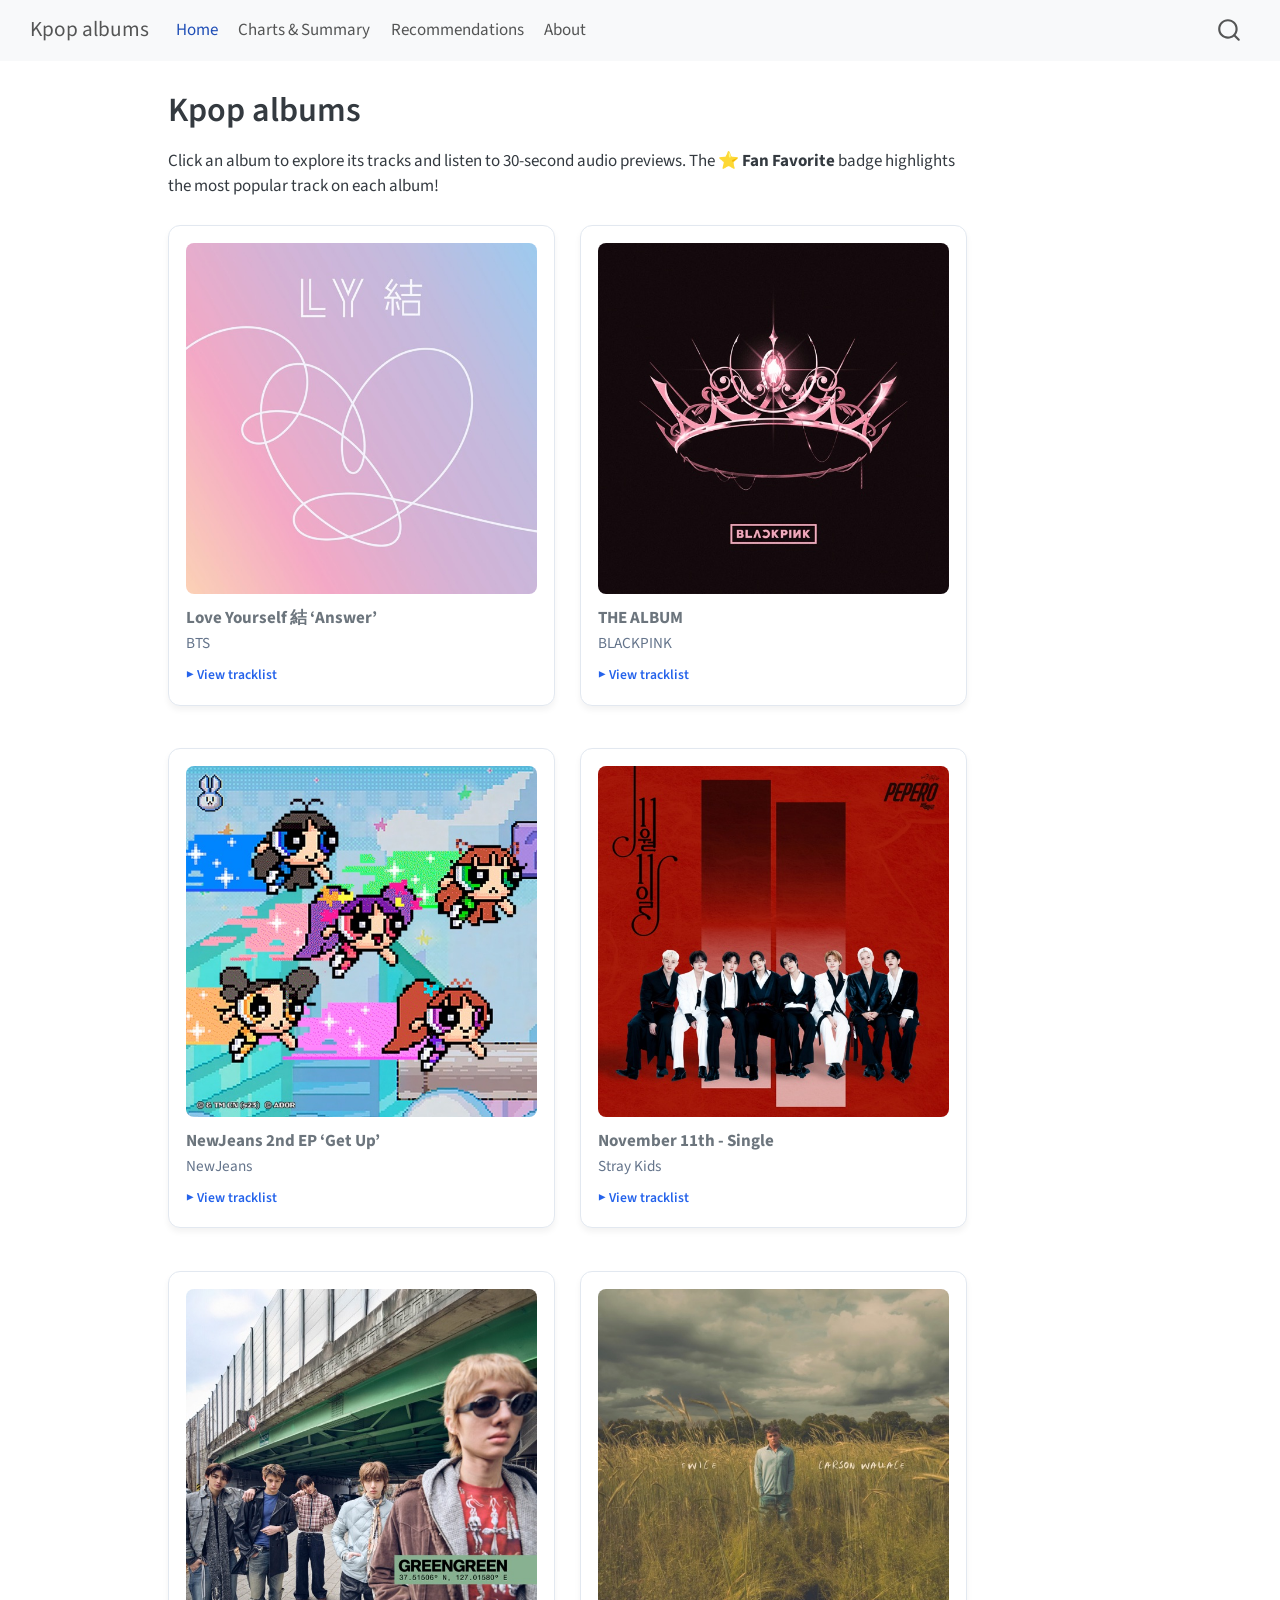
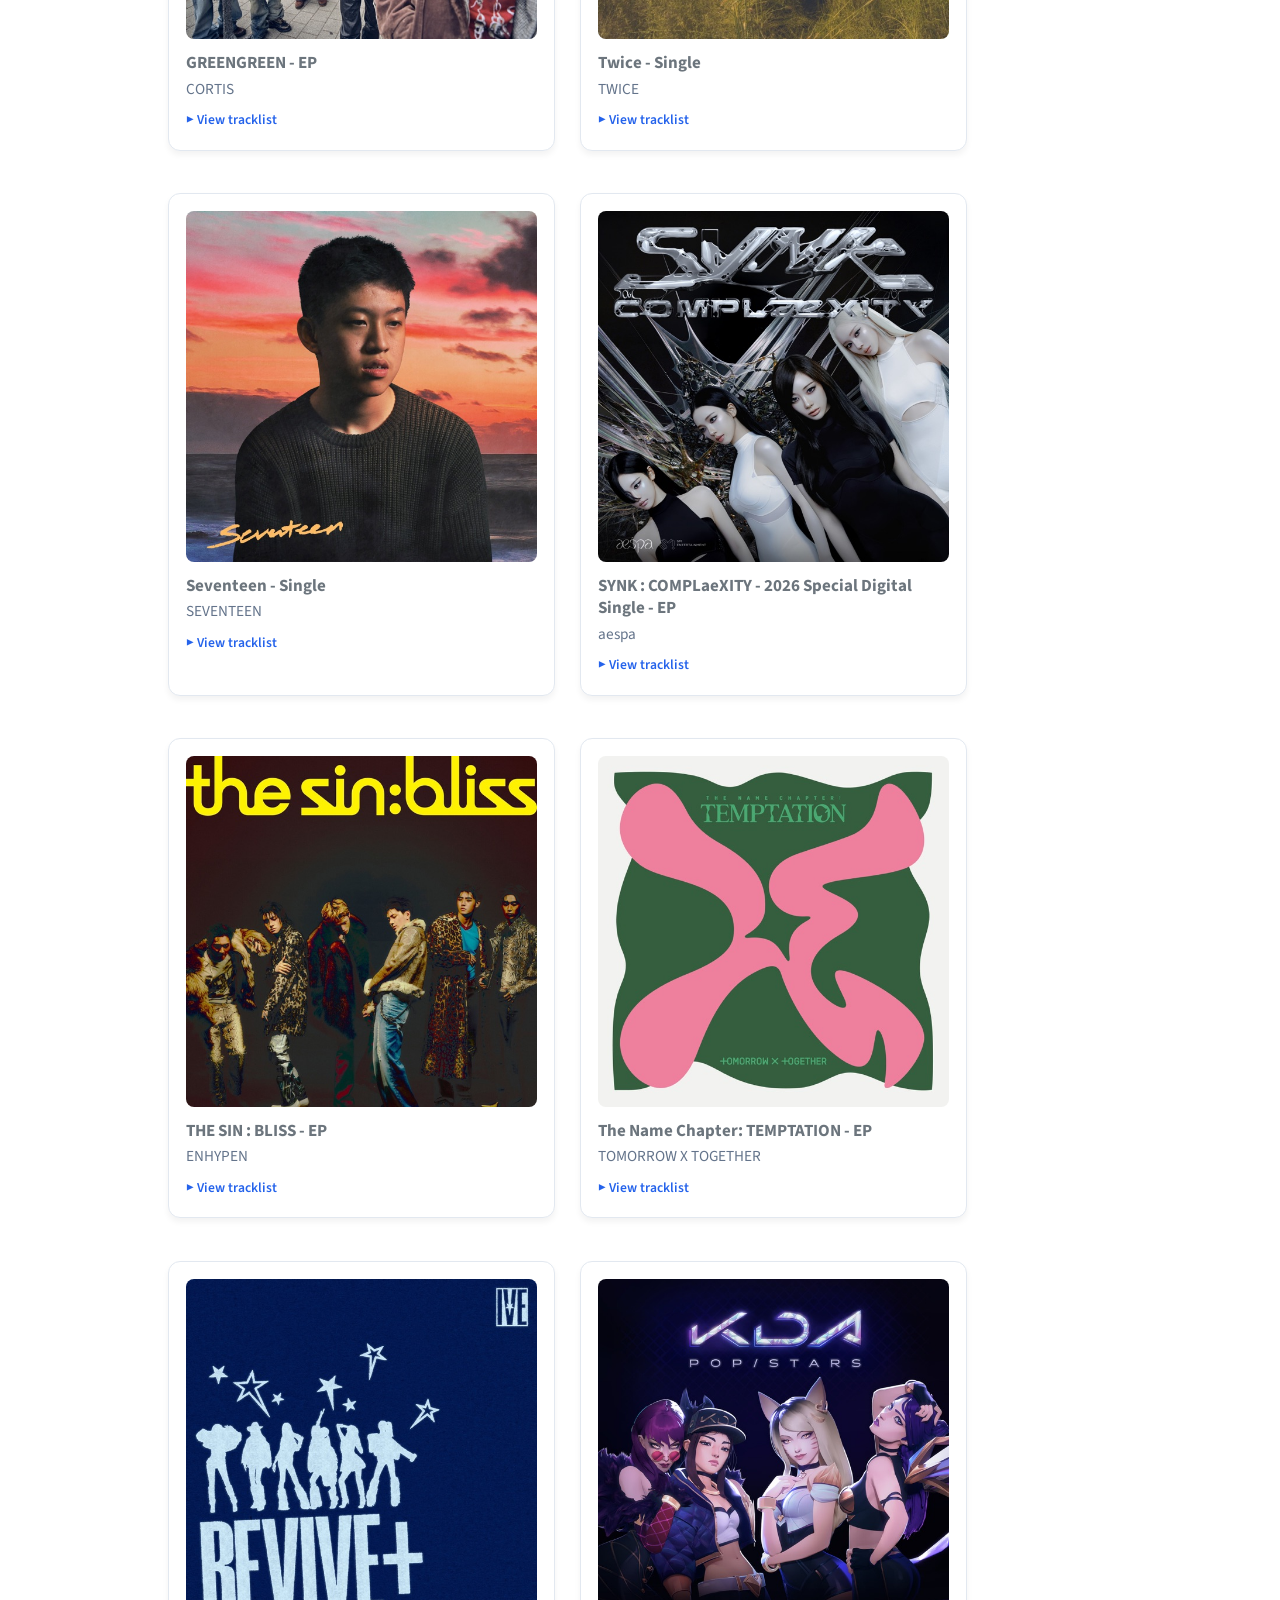
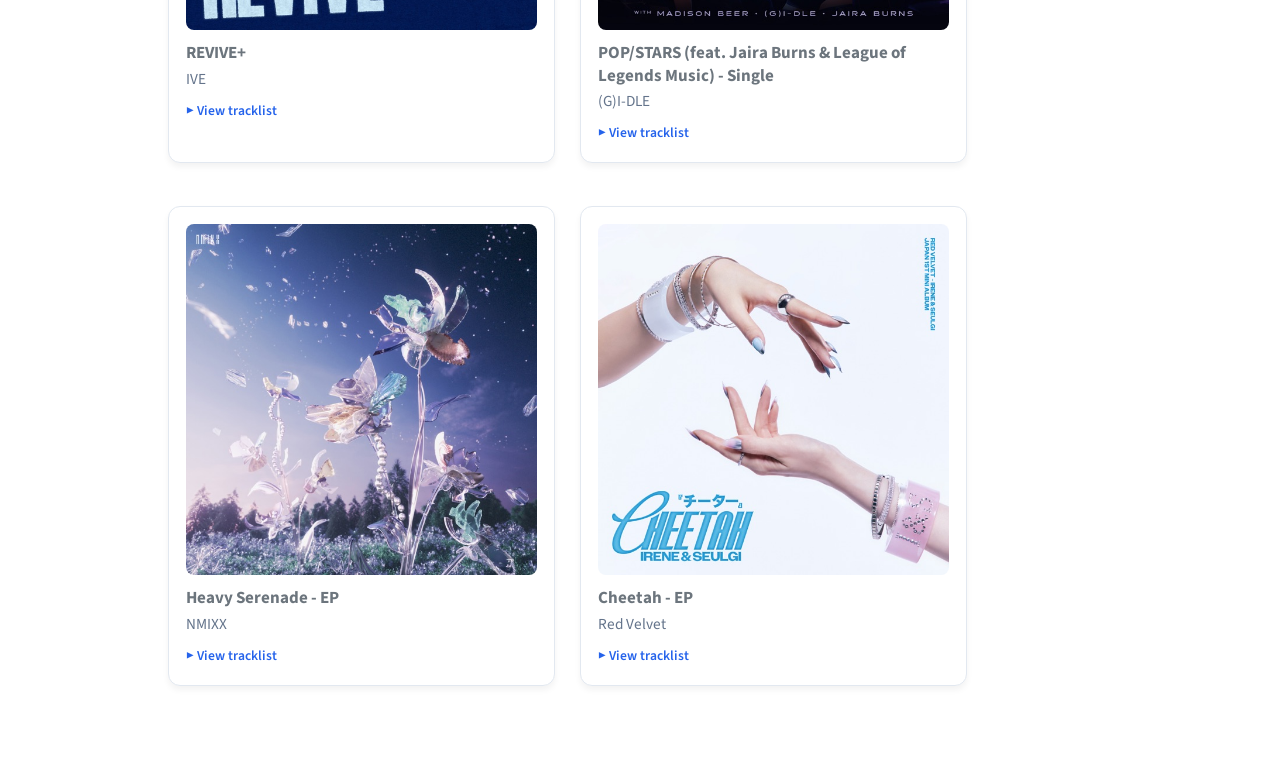
<file: index.html>
<!DOCTYPE html>
<html xmlns="http://www.w3.org/1999/xhtml" lang="en" xml:lang="en"><head>

<meta charset="utf-8">
<meta name="generator" content="quarto-1.10.18">

<meta name="viewport" content="width=device-width, initial-scale=1.0, user-scalable=yes">


<title>Kpop albums</title>
<style>
/* Default styles provided by pandoc.
** See https://pandoc.org/MANUAL.html#variables-for-html for config info.
*/
span.smallcaps{font-variant: small-caps;}
div.columns{display: flex; gap: 1.5em;}
div.column{flex: auto;}
@media screen {
div.columns{gap: min(4vw, 1.5em);}
div.column{overflow-x: auto;}
}
div.hanging-indent{margin-left: 1.5em; text-indent: -1.5em;}
ul.task-list{list-style: none;}
ul.task-list li input[type="checkbox"] {
  width: 0.8em;
  margin: 0 0.8em 0.2em -1em; /* quarto-specific, see https://github.com/quarto-dev/quarto-cli/issues/4556 */ 
  vertical-align: middle;
}
</style>


<script src="site_libs/quarto-nav/quarto-nav.js"></script>
<script src="site_libs/quarto-nav/headroom.min.js"></script>
<script src="site_libs/clipboard/clipboard.min.js"></script>
<script src="site_libs/quarto-search/autocomplete.umd.js"></script>
<script src="site_libs/quarto-search/fuse.min.js"></script>
<script src="site_libs/quarto-search/quarto-search.js"></script>
<meta name="quarto:offset" content="./">
<script src="site_libs/quarto-html/quarto.js" type="module"></script>
<script src="site_libs/quarto-html/tabsets/tabsets.js" type="module"></script>
<script src="site_libs/quarto-html/popper.min.js"></script>
<script src="site_libs/quarto-html/tippy.umd.min.js"></script>
<script src="site_libs/quarto-html/anchor.min.js"></script>
<link href="site_libs/quarto-html/tippy.css" rel="stylesheet">
<link href="site_libs/quarto-html/quarto-syntax-highlighting-64a204ab8560d761af7679ceaba22944.css" rel="stylesheet" id="quarto-text-highlighting-styles">
<script src="site_libs/bootstrap/bootstrap.min.js"></script>
<link href="site_libs/bootstrap/bootstrap-icons.css" rel="stylesheet">
<link href="site_libs/bootstrap/bootstrap-b42c106f216f66f63be2adf63e64fea1.min.css" rel="stylesheet" append-hash="true" id="quarto-bootstrap" data-mode="light">
<script id="quarto-search-options" type="application/json">{
  "location": "navbar",
  "copy-button": false,
  "collapse-after": 3,
  "panel-placement": "end",
  "type": "overlay",
  "limit": 50,
  "keyboard-shortcut": [
    "f",
    "/",
    "s"
  ],
  "show-item-context": false,
  "language": {
    "search-no-results-text": "No results",
    "search-matching-documents-text": "matching documents",
    "search-copy-link-title": "Copy link to search",
    "search-hide-matches-text": "Hide additional matches",
    "search-more-match-text": "more match in this document",
    "search-more-matches-text": "more matches in this document",
    "search-clear-button-title": "Clear",
    "search-text-placeholder": "",
    "search-detached-cancel-button-title": "Cancel",
    "search-submit-button-title": "Submit",
    "search-label": "Search"
  }
}</script>


<link rel="stylesheet" href="styles.css">
</head>

<body class="nav-fixed quarto-light">

<div id="quarto-search-results"></div>
  <header id="quarto-header" class="headroom fixed-top">
    <nav class="navbar navbar-expand-lg " data-bs-theme="dark">
      <div class="navbar-container container-fluid">
      <div class="navbar-brand-container mx-auto">
    <a class="navbar-brand" href="./index.html">
    <span class="navbar-title">Kpop albums</span>
    </a>
  </div>
            <div id="quarto-search" class="" title="Search"></div>
          <button class="navbar-toggler" type="button" data-bs-toggle="collapse" data-bs-target="#navbarCollapse" aria-controls="navbarCollapse" role="menu" aria-expanded="false" aria-label="Toggle navigation" onclick="if (window.quartoToggleHeadroom) { window.quartoToggleHeadroom(); }">
  <span class="navbar-toggler-icon"></span>
</button>
          <div class="collapse navbar-collapse" id="navbarCollapse">
            <ul class="navbar-nav navbar-nav-scroll me-auto">
  <li class="nav-item">
    <a class="nav-link active" href="./index.html" aria-current="page"> 
<span class="menu-text">Home</span></a>
  </li>  
  <li class="nav-item">
    <a class="nav-link" href="./analysis.html"> 
<span class="menu-text">Charts &amp; Summary</span></a>
  </li>  
  <li class="nav-item">
    <a class="nav-link" href="./recommendations.html"> 
<span class="menu-text">Recommendations</span></a>
  </li>  
  <li class="nav-item">
    <a class="nav-link" href="./about.html"> 
<span class="menu-text">About</span></a>
  </li>  
</ul>
          </div> <!-- /navcollapse -->
            <div class="quarto-navbar-tools">
</div>
      </div> <!-- /container-fluid -->
    </nav>
</header>
<!-- content -->
<div id="quarto-content" class="quarto-container page-columns page-rows-contents page-layout-article page-navbar">
<!-- sidebar -->
<!-- margin-sidebar -->
    <div id="quarto-margin-sidebar" class="sidebar margin-sidebar zindex-bottom">
        
    </div>
<!-- main -->
<main class="content" id="quarto-document-content">

<header id="title-block-header" class="quarto-title-block default">
<div class="quarto-title">
<h1 class="title">Kpop albums</h1>
</div>



<div class="quarto-title-meta">

    
  
    
  </div>
  


</header>


<p>Click an album to explore its tracks and listen to 30-second audio previews. The <strong>⭐ Fan Favorite</strong> badge highlights the most popular track on each album!</p>
<div class="album-grid">
<details class="album-card" name="kpop-albums">
<summary>
<img src="covers/BTS_Love_Yourself____Answer_.jpg" alt="BTS - Love Yourself 結 'Answer'">
<div class="album-title">
Love Yourself 結 ‘Answer’
</div>
<div class="album-artist">
BTS
</div>
<span class="click-hint">▶ View tracklist</span>
</summary>
<ul class="tracklist">
<li class="track-item">
<div class="track-header">
<p><span class="track-title">1. Euphoria</span></p>
</div>
<audio class="track-audio" controls="" preload="none" src="https://audio-ssl.itunes.apple.com/itunes-assets/AudioPreview211/v4/a4/39/71/a4397190-0168-cb2a-bbba-da96cd1fe2c0/mzaf_10010426081667198393.plus.aac.p.m4a">
</audio>
</li>
<li class="track-item">
<div class="track-header">
<p><span class="track-title">2. Trivia 起 : Just Dance</span></p>
</div>
<audio class="track-audio" controls="" preload="none" src="https://audio-ssl.itunes.apple.com/itunes-assets/AudioPreview221/v4/9d/ae/f4/9daef4ba-75e7-41f4-3888-33256c833992/mzaf_1514867287319981339.plus.aac.p.m4a">
</audio>
</li>
<li class="track-item">
<div class="track-header">
<p><span class="track-title">3. Serendipity (Full Length Edition)</span></p>
</div>
<audio class="track-audio" controls="" preload="none" src="https://audio-ssl.itunes.apple.com/itunes-assets/AudioPreview211/v4/d1/21/6f/d1216f00-c658-f4ff-4f09-6c2a81304ee6/mzaf_12884086476178341961.plus.aac.p.m4a">
</audio>
</li>
<li class="track-item">
<div class="track-header">
<p><span class="track-title">4. DNA</span></p>
</div>
<audio class="track-audio" controls="" preload="none" src="https://audio-ssl.itunes.apple.com/itunes-assets/AudioPreview221/v4/d4/09/d0/d409d0b1-b411-4f5e-838f-f83e886a0931/mzaf_4091230585279402671.plus.aac.p.m4a">
</audio>
</li>
<li class="track-item">
<div class="track-header">
<p><span class="track-title">5. Dimple</span></p>
</div>
<audio class="track-audio" controls="" preload="none" src="https://audio-ssl.itunes.apple.com/itunes-assets/AudioPreview221/v4/46/ca/81/46ca8159-d0fa-d893-3504-60e7fddea982/mzaf_244056330368709607.plus.aac.p.m4a">
</audio>
</li>
<li class="track-item">
<div class="track-header">
<p><span class="track-title">6. Trivia 承 : Love</span></p>
</div>
<audio class="track-audio" controls="" preload="none" src="https://audio-ssl.itunes.apple.com/itunes-assets/AudioPreview211/v4/99/8b/17/998b17a3-283b-3223-8ac1-c9d177cccddf/mzaf_18041515944001118989.plus.aac.p.m4a">
</audio>
</li>
<li class="track-item">
<div class="track-header">
<p><span class="track-title">7. Her</span></p>
</div>
<audio class="track-audio" controls="" preload="none" src="https://audio-ssl.itunes.apple.com/itunes-assets/AudioPreview211/v4/c3/f1/65/c3f1657f-38a0-504d-2c02-403a6b69b7d5/mzaf_16973838493950889930.plus.aac.p.m4a">
</audio>
</li>
<li class="track-item">
<div class="track-header">
<p><span class="track-title">8. Singularity</span></p>
</div>
<audio class="track-audio" controls="" preload="none" src="https://audio-ssl.itunes.apple.com/itunes-assets/AudioPreview221/v4/c2/47/6a/c2476a57-a029-94ea-f09a-091be30926ed/mzaf_4154300534127610473.plus.aac.p.m4a">
</audio>
</li>
<li class="track-item">
<div class="track-header">
<p><span class="track-title">9. FAKE LOVE</span></p>
</div>
<audio class="track-audio" controls="" preload="none" src="https://audio-ssl.itunes.apple.com/itunes-assets/AudioPreview221/v4/0b/d4/c9/0bd4c96a-42f9-ba5b-61ae-b892eedc07bb/mzaf_13192440704264218610.plus.aac.p.m4a">
</audio>
</li>
<li class="track-item">
<div class="track-header">
<p><span class="track-title">10. The Truth Untold (feat. Steve Aoki)</span></p>
</div>
<audio class="track-audio" controls="" preload="none" src="https://audio-ssl.itunes.apple.com/itunes-assets/AudioPreview221/v4/a7/d5/be/a7d5be25-5f89-3333-85df-37f11593e6a8/mzaf_10478615128296803028.plus.aac.p.m4a">
</audio>
</li>
<li class="track-item">
<div class="track-header">
<p><span class="track-title">11. Trivia 轉 : Seesaw</span></p>
</div>
<audio class="track-audio" controls="" preload="none" src="https://audio-ssl.itunes.apple.com/itunes-assets/AudioPreview221/v4/d7/a7/c5/d7a7c515-6432-12c7-1b65-2ae0a72eee3a/mzaf_8733492714469120623.plus.aac.p.m4a">
</audio>
</li>
<li class="track-item">
<div class="track-header">
<p><span class="track-title">12. Tear</span></p>
</div>
<audio class="track-audio" controls="" preload="none" src="https://audio-ssl.itunes.apple.com/itunes-assets/AudioPreview221/v4/17/97/0e/17970e68-28ff-9f52-972e-c854d9f19730/mzaf_13882029302444352842.plus.aac.p.m4a">
</audio>
</li>
<li class="track-item">
<div class="track-header">
<p><span class="track-title">13. Epiphany</span></p>
</div>
<audio class="track-audio" controls="" preload="none" src="https://audio-ssl.itunes.apple.com/itunes-assets/AudioPreview211/v4/6c/e7/24/6ce724f7-cec5-282b-b624-69527e47afe1/mzaf_6917562963232684754.plus.aac.p.m4a">
</audio>
</li>
<li class="track-item">
<div class="track-header">
<p><span class="track-title">14. I’m Fine</span></p>
</div>
<audio class="track-audio" controls="" preload="none" src="https://audio-ssl.itunes.apple.com/itunes-assets/AudioPreview211/v4/6e/e5/a1/6ee5a127-751f-dca7-a11a-691c82fbe90c/mzaf_16946928806527754582.plus.aac.p.m4a">
</audio>
</li>
<li class="track-item">
<div class="track-header">
<p><span class="track-title">15. IDOL</span></p>
</div>
<audio class="track-audio" controls="" preload="none" src="https://audio-ssl.itunes.apple.com/itunes-assets/AudioPreview211/v4/ed/66/e4/ed66e4b9-85a6-931b-d9f7-cd6728ca4ef5/mzaf_7284917574445292460.plus.aac.p.m4a">
</audio>
</li>
<li class="track-item">
<div class="track-header">
<p><span class="track-title">16. Answer : Love Myself</span></p>
</div>
<audio class="track-audio" controls="" preload="none" src="https://audio-ssl.itunes.apple.com/itunes-assets/AudioPreview211/v4/06/4f/fa/064ffaa2-6208-1204-ca19-10588948e2be/mzaf_15305902773500286171.plus.aac.p.m4a">
</audio>
</li>
<li class="track-item">
<div class="track-header">
<p><span class="track-title">1. Magic Shop</span></p>
</div>
<audio class="track-audio" controls="" preload="none" src="https://audio-ssl.itunes.apple.com/itunes-assets/AudioPreview221/v4/62/b5/b9/62b5b9ad-8fdc-ff5d-b6f3-6b768b7dbfed/mzaf_969557536106706717.plus.aac.p.m4a">
</audio>
</li>
<li class="track-item">
<div class="track-header">
<p><span class="track-title">2. Best of Me</span></p>
</div>
<audio class="track-audio" controls="" preload="none" src="https://audio-ssl.itunes.apple.com/itunes-assets/AudioPreview211/v4/bf/7f/fe/bf7ffec0-51c5-f932-100b-3ee5a459e14c/mzaf_10320025575563083014.plus.aac.p.m4a">
</audio>
</li>
<li class="track-item">
<div class="track-header">
<p><span class="track-title">3. Airplane Pt.2</span></p>
</div>
<audio class="track-audio" controls="" preload="none" src="https://audio-ssl.itunes.apple.com/itunes-assets/AudioPreview221/v4/e5/7e/39/e57e39cf-74b4-1fe5-0e50-834a72ec4fff/mzaf_9776030739913749929.plus.aac.p.m4a">
</audio>
</li>
<li class="track-item">
<div class="track-header">
<p><span class="track-title">4. Go Go</span></p>
</div>
<audio class="track-audio" controls="" preload="none" src="https://audio-ssl.itunes.apple.com/itunes-assets/AudioPreview221/v4/7c/b1/c9/7cb1c923-e654-df1b-3e43-b318c7a154ee/mzaf_2264864460443382215.plus.aac.p.m4a">
</audio>
</li>
<li class="track-item">
<div class="track-header">
<p><span class="track-title">5. Anpanman</span></p>
</div>
<audio class="track-audio" controls="" preload="none" src="https://audio-ssl.itunes.apple.com/itunes-assets/AudioPreview211/v4/41/be/08/41be0859-8f81-012f-c371-8ea6cde23d13/mzaf_5664123048164882314.plus.aac.p.m4a">
</audio>
</li>
<li class="track-item">
<div class="track-header">
<p><span class="track-title">6. MIC Drop</span></p>
</div>
<audio class="track-audio" controls="" preload="none" src="https://audio-ssl.itunes.apple.com/itunes-assets/AudioPreview211/v4/ca/99/62/ca99624a-e285-1b3b-fbbc-5b49e24e3bf6/mzaf_17663668298580733193.plus.aac.p.m4a">
</audio>
</li>
<li class="track-item">
<div class="track-header">
<p><span class="track-title">7. DNA (Pedal 2 LA Mix)</span></p>
</div>
<audio class="track-audio" controls="" preload="none" src="https://audio-ssl.itunes.apple.com/itunes-assets/AudioPreview221/v4/57/c9/2e/57c92e31-48a7-9f1f-037c-a13ee521073f/mzaf_7716759258203905103.plus.aac.p.m4a">
</audio>
</li>
<li class="track-item">
<div class="track-header">
<p><span class="track-title">8. FAKE LOVE (Rocking Vibe Mix)</span></p>
</div>
<audio class="track-audio" controls="" preload="none" src="https://audio-ssl.itunes.apple.com/itunes-assets/AudioPreview221/v4/01/7c/bb/017cbbf3-507a-68ce-9c99-56b8f4ebcf00/mzaf_11438914958599107132.plus.aac.p.m4a">
</audio>
</li>
<li class="track-item">
<div class="track-header">
<p><span class="track-title">9. MIC Drop (Steve Aoki Remix) [Full Length Edition]</span> <span class="badge-fav">⭐ Fan Favorite</span></p>
</div>
<audio class="track-audio" controls="" preload="none" src="https://audio-ssl.itunes.apple.com/itunes-assets/AudioPreview221/v4/05/e8/8c/05e88ce1-dad8-dadf-bd2b-dbcb6ef700ff/mzaf_14451742491713489730.plus.aac.p.m4a">
</audio>
</li>
<li class="track-item">
<div class="track-header">
<p><span class="track-title">10. IDOL (feat. Nicki Minaj)</span></p>
</div>
<audio class="track-audio" controls="" preload="none" src="https://audio-ssl.itunes.apple.com/itunes-assets/AudioPreview221/v4/3f/5a/55/3f5a554b-24ea-cc7c-f103-1d66914bdb14/mzaf_10157574609067131439.plus.aac.p.m4a">
</audio>
</li>
</ul>
</details>
<details class="album-card" name="kpop-albums">
<summary>
<img src="covers/BLACKPINK_THE_ALBUM.jpg" alt="BLACKPINK - THE ALBUM">
<div class="album-title">
THE ALBUM
</div>
<div class="album-artist">
BLACKPINK
</div>
<span class="click-hint">▶ View tracklist</span>
</summary>
<ul class="tracklist">
<li class="track-item">
<div class="track-header">
<p><span class="track-title">1. How You Like That</span></p>
</div>
<audio class="track-audio" controls="" preload="none" src="https://audio-ssl.itunes.apple.com/itunes-assets/AudioPreview211/v4/8f/b2/b1/8fb2b1a2-2498-9490-82f8-0226abfa9dc9/mzaf_9379484322617408629.plus.aac.p.m4a">
</audio>
</li>
<li class="track-item">
<div class="track-header">
<p><span class="track-title">2. Ice Cream</span></p>
</div>
<audio class="track-audio" controls="" preload="none" src="https://audio-ssl.itunes.apple.com/itunes-assets/AudioPreview211/v4/c4/f6/78/c4f678ba-f083-21b6-c6cc-15dadedabe1d/mzaf_14876609161592985484.plus.aac.p.m4a">
</audio>
</li>
<li class="track-item">
<div class="track-header">
<p><span class="track-title">3. Pretty Savage</span></p>
</div>
<audio class="track-audio" controls="" preload="none" src="https://audio-ssl.itunes.apple.com/itunes-assets/AudioPreview211/v4/bf/19/b2/bf19b215-652f-10f3-7c46-015c8e33fb20/mzaf_18317960859887760637.plus.aac.p.m4a">
</audio>
</li>
<li class="track-item">
<div class="track-header">
<p><span class="track-title">4. Bet You Wanna (feat. Cardi B)</span></p>
</div>
<audio class="track-audio" controls="" preload="none" src="https://audio-ssl.itunes.apple.com/itunes-assets/AudioPreview221/v4/a2/2d/7a/a22d7a83-0abb-216f-8266-a5f1eb396fba/mzaf_452925500222010749.plus.aac.p.m4a">
</audio>
</li>
<li class="track-item">
<div class="track-header">
<p><span class="track-title">5. Lovesick Girls</span></p>
</div>
<audio class="track-audio" controls="" preload="none" src="https://audio-ssl.itunes.apple.com/itunes-assets/AudioPreview221/v4/22/34/85/223485da-cc1c-8bc9-ed49-d50c044685f2/mzaf_3936647775516282553.plus.aac.p.m4a">
</audio>
</li>
<li class="track-item">
<div class="track-header">
<p><span class="track-title">6. Crazy Over You</span> <span class="badge-fav">⭐ Fan Favorite</span></p>
</div>
<audio class="track-audio" controls="" preload="none" src="https://audio-ssl.itunes.apple.com/itunes-assets/AudioPreview221/v4/6c/c9/9a/6cc99aba-56fb-584d-e3f8-8aaa16041445/mzaf_2426597149756568783.plus.aac.p.m4a">
</audio>
</li>
<li class="track-item">
<div class="track-header">
<p><span class="track-title">7. Love To Hate Me</span></p>
</div>
<audio class="track-audio" controls="" preload="none" src="https://audio-ssl.itunes.apple.com/itunes-assets/AudioPreview211/v4/40/c0/ef/40c0efbb-3ca0-efe4-90a2-e8c254d83835/mzaf_11279726680685248795.plus.aac.p.m4a">
</audio>
</li>
<li class="track-item">
<div class="track-header">
<p><span class="track-title">8. You Never Know</span></p>
</div>
<audio class="track-audio" controls="" preload="none" src="https://audio-ssl.itunes.apple.com/itunes-assets/AudioPreview211/v4/a2/c1/62/a2c1625c-f0b5-982e-4960-dc204c566605/mzaf_17797949882309540786.plus.aac.p.m4a">
</audio>
</li>
</ul>
</details>
<details class="album-card" name="kpop-albums">
<summary>
<img src="covers/NewJeans_NewJeans_2nd_EP__Get_Up_.jpg" alt="NewJeans - NewJeans 2nd EP 'Get Up'">
<div class="album-title">
NewJeans 2nd EP ‘Get Up’
</div>
<div class="album-artist">
NewJeans
</div>
<span class="click-hint">▶ View tracklist</span>
</summary>
<ul class="tracklist">
<li class="track-item">
<div class="track-header">
<p><span class="track-title">1. New Jeans</span></p>
</div>
<audio class="track-audio" controls="" preload="none" src="https://audio-ssl.itunes.apple.com/itunes-assets/AudioPreview221/v4/a1/fa/58/a1fa5822-ae67-1034-afcd-572c6d0cb264/mzaf_5691875287854100815.plus.aac.p.m4a">
</audio>
</li>
<li class="track-item">
<div class="track-header">
<p><span class="track-title">2. Super Shy</span></p>
</div>
<audio class="track-audio" controls="" preload="none" src="https://audio-ssl.itunes.apple.com/itunes-assets/AudioPreview221/v4/bb/79/f3/bb79f38e-575d-5d68-a765-7160f27dc198/mzaf_7070253468473867952.plus.aac.p.m4a">
</audio>
</li>
<li class="track-item">
<div class="track-header">
<p><span class="track-title">3. ETA</span></p>
</div>
<audio class="track-audio" controls="" preload="none" src="https://audio-ssl.itunes.apple.com/itunes-assets/AudioPreview211/v4/fb/eb/dc/fbebdc04-d035-0b34-6df7-7c7e73e1c5ce/mzaf_1666920854414573023.plus.aac.p.m4a">
</audio>
</li>
<li class="track-item">
<div class="track-header">
<p><span class="track-title">4. Cool With You</span></p>
</div>
<audio class="track-audio" controls="" preload="none" src="https://audio-ssl.itunes.apple.com/itunes-assets/AudioPreview211/v4/aa/59/53/aa59533b-71e8-cf81-d8a1-29da229caa8f/mzaf_12452112547662327605.plus.aac.p.m4a">
</audio>
</li>
<li class="track-item">
<div class="track-header">
<p><span class="track-title">5. Get Up</span> <span class="badge-fav">⭐ Fan Favorite</span></p>
</div>
<audio class="track-audio" controls="" preload="none" src="https://audio-ssl.itunes.apple.com/itunes-assets/AudioPreview211/v4/9a/04/7f/9a047f4f-1936-b01e-92cd-cacd94e58996/mzaf_10570954596436510811.plus.aac.p.m4a">
</audio>
</li>
<li class="track-item">
<div class="track-header">
<p><span class="track-title">6. ASAP</span></p>
</div>
<audio class="track-audio" controls="" preload="none" src="https://audio-ssl.itunes.apple.com/itunes-assets/AudioPreview211/v4/9d/0e/96/9d0e96d8-678c-0d58-67ed-f83d6bcd3c57/mzaf_208859305911599617.plus.aac.p.m4a">
</audio>
</li>
</ul>
</details>
<details class="album-card" name="kpop-albums">
<summary>
<img src="covers/Stray_Kids_November_11th___Single.jpg" alt="Stray Kids - November 11th - Single">
<div class="album-title">
November 11th - Single
</div>
<div class="album-artist">
Stray Kids
</div>
<span class="click-hint">▶ View tracklist</span>
</summary>
<ul class="tracklist">
<li class="track-item">
<div class="track-header">
<p><span class="track-title">1. November 11th</span> <span class="badge-fav">⭐ Fan Favorite</span></p>
</div>
<audio class="track-audio" controls="" preload="none" src="https://audio-ssl.itunes.apple.com/itunes-assets/AudioPreview211/v4/8e/74/ff/8e74ff42-2824-cac0-4fef-de66a5de1b71/mzaf_16205168558300290664.plus.aac.p.m4a">
</audio>
</li>
</ul>
</details>
<details class="album-card" name="kpop-albums">
<summary>
<img src="covers/CORTIS_GREENGREEN___EP.jpg" alt="CORTIS - GREENGREEN - EP">
<div class="album-title">
GREENGREEN - EP
</div>
<div class="album-artist">
CORTIS
</div>
<span class="click-hint">▶ View tracklist</span>
</summary>
<ul class="tracklist">
<li class="track-item">
<div class="track-header">
<p><span class="track-title">1. TNT</span></p>
</div>
<audio class="track-audio" controls="" preload="none" src="https://audio-ssl.itunes.apple.com/itunes-assets/AudioPreview221/v4/36/98/bf/3698bf7a-f060-61aa-9f6d-0640f702a197/mzaf_12912565383516586683.plus.aac.p.m4a">
</audio>
</li>
<li class="track-item">
<div class="track-header">
<p><span class="track-title">2. REDRED</span> <span class="badge-fav">⭐ Fan Favorite</span></p>
</div>
<audio class="track-audio" controls="" preload="none" src="https://audio-ssl.itunes.apple.com/itunes-assets/AudioPreview221/v4/b9/a9/23/b9a92352-f4a2-fd4e-c2de-4985bc38133c/mzaf_7598194542973128311.plus.aac.p.m4a">
</audio>
</li>
<li class="track-item">
<div class="track-header">
<p><span class="track-title">3. ACAI</span></p>
</div>
<audio class="track-audio" controls="" preload="none" src="https://audio-ssl.itunes.apple.com/itunes-assets/AudioPreview221/v4/67/ce/71/67ce719c-be1d-5ca5-448d-88f7cba9ce17/mzaf_10941212731653092001.plus.aac.p.m4a">
</audio>
</li>
<li class="track-item">
<div class="track-header">
<p><span class="track-title">4. YOUNGCREATORCREW</span></p>
</div>
<audio class="track-audio" controls="" preload="none" src="https://audio-ssl.itunes.apple.com/itunes-assets/AudioPreview221/v4/48/a7/0b/48a70b0b-83aa-578b-3aca-6cd3e35a2905/mzaf_226643949622201512.plus.aac.p.m4a">
</audio>
</li>
<li class="track-item">
<div class="track-header">
<p><span class="track-title">5. Wassup</span></p>
</div>
<audio class="track-audio" controls="" preload="none" src="https://audio-ssl.itunes.apple.com/itunes-assets/AudioPreview211/v4/bd/80/79/bd8079da-b70d-9fa9-8f4b-c26fdf874973/mzaf_7595105601498757775.plus.aac.p.m4a">
</audio>
</li>
<li class="track-item">
<div class="track-header">
<p><span class="track-title">6. Blue Lips</span></p>
</div>
<audio class="track-audio" controls="" preload="none" src="https://audio-ssl.itunes.apple.com/itunes-assets/AudioPreview221/v4/52/6d/fc/526dfc81-b83e-0f02-e9f9-d0ca0232f5eb/mzaf_13741733493109018527.plus.aac.p.m4a">
</audio>
</li>
</ul>
</details>
<details class="album-card" name="kpop-albums">
<summary>
<img src="covers/TWICE_Twice___Single.jpg" alt="TWICE - Twice - Single">
<div class="album-title">
Twice - Single
</div>
<div class="album-artist">
TWICE
</div>
<span class="click-hint">▶ View tracklist</span>
</summary>
<ul class="tracklist">
<li class="track-item">
<div class="track-header">
<p><span class="track-title">1. Twice</span> <span class="badge-fav">⭐ Fan Favorite</span></p>
</div>
<audio class="track-audio" controls="" preload="none" src="https://audio-ssl.itunes.apple.com/itunes-assets/AudioPreview221/v4/5a/85/39/5a85394b-d82d-8d7e-a989-79ae42a11308/mzaf_1283587034109241661.plus.aac.p.m4a">
</audio>
</li>
</ul>
</details>
<details class="album-card" name="kpop-albums">
<summary>
<img src="covers/SEVENTEEN_Seventeen___Single.jpg" alt="SEVENTEEN - Seventeen - Single">
<div class="album-title">
Seventeen - Single
</div>
<div class="album-artist">
SEVENTEEN
</div>
<span class="click-hint">▶ View tracklist</span>
</summary>
<ul class="tracklist">
<li class="track-item">
<div class="track-header">
<p><span class="track-title">1. Seventeen</span> <span class="badge-fav">⭐ Fan Favorite</span></p>
</div>
<audio class="track-audio" controls="" preload="none" src="https://audio-ssl.itunes.apple.com/itunes-assets/AudioPreview211/v4/f7/c9/1b/f7c91b5f-2866-f9f5-e569-c0e8d5de7c0c/mzaf_14788848552968616854.plus.aac.p.m4a">
</audio>
</li>
</ul>
</details>
<details class="album-card" name="kpop-albums">
<summary>
<img src="covers/aespa_SYNK___COMPLaeXITY___2026_Special_Digital_Single___EP.jpg" alt="aespa - SYNK : COMPLaeXITY - 2026 Special Digital Single - EP">
<div class="album-title">
SYNK : COMPLaeXITY - 2026 Special Digital Single - EP
</div>
<div class="album-artist">
aespa
</div>
<span class="click-hint">▶ View tracklist</span>
</summary>
<ul class="tracklist">
<li class="track-item">
<div class="track-header">
<p><span class="track-title">1. 16 Bit (KARINA Solo)</span></p>
</div>
<audio class="track-audio" controls="" preload="none" src="https://audio-ssl.itunes.apple.com/itunes-assets/AudioPreview221/v4/92/12/92/921292ec-ebdd-f6ed-405b-b1dc45660b6c/mzaf_11461762705966036684.plus.aac.p.m4a">
</audio>
</li>
<li class="track-item">
<div class="track-header">
<p><span class="track-title">2. Saddle Up (WINTER Solo)</span></p>
</div>
<audio class="track-audio" controls="" preload="none" src="https://audio-ssl.itunes.apple.com/itunes-assets/AudioPreview211/v4/07/e1/2d/07e12d30-fc5f-6ed1-c6de-fd38ebffdfab/mzaf_12128989278357933302.plus.aac.p.m4a">
</audio>
</li>
<li class="track-item">
<div class="track-header">
<p><span class="track-title">3. BYEB4HELLO (GISELLE Solo)</span> <span class="badge-fav">⭐ Fan Favorite</span></p>
</div>
<audio class="track-audio" controls="" preload="none" src="https://audio-ssl.itunes.apple.com/itunes-assets/AudioPreview211/v4/d8/54/3c/d8543cfd-de7f-8b71-0338-81c3b9fd4170/mzaf_10292768958408628768.plus.aac.p.m4a">
</audio>
</li>
<li class="track-item">
<div class="track-header">
<p><span class="track-title">4. I Love You But I Gotta Let You Go (NINGNING Solo)</span></p>
</div>
<audio class="track-audio" controls="" preload="none" src="https://audio-ssl.itunes.apple.com/itunes-assets/AudioPreview211/v4/19/71/74/197174fa-2229-b3d6-eff0-4284dd3a80a0/mzaf_7434045597027815599.plus.aac.p.m4a">
</audio>
</li>
</ul>
</details>
<details class="album-card" name="kpop-albums">
<summary>
<img src="covers/ENHYPEN_THE_SIN___BLISS___EP.jpg" alt="ENHYPEN - THE SIN : BLISS - EP">
<div class="album-title">
THE SIN : BLISS - EP
</div>
<div class="album-artist">
ENHYPEN
</div>
<span class="click-hint">▶ View tracklist</span>
</summary>
<ul class="tracklist">
<li class="track-item">
<div class="track-header">
<p><span class="track-title">1. Two Fools</span></p>
</div>
<audio class="track-audio" controls="" preload="none" src="https://audio-ssl.itunes.apple.com/itunes-assets/AudioPreview211/v4/22/7a/71/227a719c-9cc8-3121-9407-ff6b86d6acae/mzaf_3954784037984878639.plus.aac.p.m4a">
</audio>
</li>
<li class="track-item">
<div class="track-header">
<p><span class="track-title">2. Stuck</span></p>
</div>
<audio class="track-audio" controls="" preload="none" src="https://audio-ssl.itunes.apple.com/itunes-assets/AudioPreview211/v4/44/d7/f9/44d7f999-f80e-22b4-ef27-bd1f9991f022/mzaf_16628266589023223544.plus.aac.p.m4a">
</audio>
</li>
<li class="track-item">
<div class="track-header">
<p><span class="track-title">3. Bad For You</span></p>
</div>
<audio class="track-audio" controls="" preload="none" src="https://audio-ssl.itunes.apple.com/itunes-assets/AudioPreview211/v4/85/52/03/855203b9-8464-7b78-082e-3634ff0bdcff/mzaf_16258564859868556894.plus.aac.p.m4a">
</audio>
</li>
<li class="track-item">
<div class="track-header">
<p><span class="track-title">4. Bloody Paradise</span> <span class="badge-fav">⭐ Fan Favorite</span></p>
</div>
<audio class="track-audio" controls="" preload="none" src="https://audio-ssl.itunes.apple.com/itunes-assets/AudioPreview221/v4/11/aa/8a/11aa8a0e-6556-8e67-6ce0-978a8ee58099/mzaf_10822147013266606627.plus.aac.p.m4a">
</audio>
</li>
<li class="track-item">
<div class="track-header">
<p><span class="track-title">5. Checkmate</span></p>
</div>
<audio class="track-audio" controls="" preload="none" src="https://audio-ssl.itunes.apple.com/itunes-assets/AudioPreview211/v4/ac/54/24/ac5424bb-c6b4-65c6-6d88-c0ef3446bad6/mzaf_17324536884765479424.plus.aac.p.m4a">
</audio>
</li>
<li class="track-item">
<div class="track-header">
<p><span class="track-title">6. Highlight</span></p>
</div>
<audio class="track-audio" controls="" preload="none" src="https://audio-ssl.itunes.apple.com/itunes-assets/AudioPreview221/v4/dd/b7/4e/ddb74ef4-4f1c-84d0-0dfd-a554ae0d18ab/mzaf_1959304847750887159.plus.aac.p.m4a">
</audio>
</li>
</ul>
</details>
<details class="album-card" name="kpop-albums">
<summary>
<img src="covers/TOMORROW_X_TOGETHER_The_Name_Chapter__TEMPTATION___EP.jpg" alt="TOMORROW X TOGETHER - The Name Chapter: TEMPTATION - EP">
<div class="album-title">
The Name Chapter: TEMPTATION - EP
</div>
<div class="album-artist">
TOMORROW X TOGETHER
</div>
<span class="click-hint">▶ View tracklist</span>
</summary>
<ul class="tracklist">
<li class="track-item">
<div class="track-header">
<p><span class="track-title">1. Devil by the Window</span></p>
</div>
<audio class="track-audio" controls="" preload="none" src="https://audio-ssl.itunes.apple.com/itunes-assets/AudioPreview211/v4/8b/49/59/8b495999-c15b-8d36-7dad-1dc7e524946a/mzaf_15279159503813393242.plus.aac.p.m4a">
</audio>
</li>
<li class="track-item">
<div class="track-header">
<p><span class="track-title">2. Sugar Rush Ride</span> <span class="badge-fav">⭐ Fan Favorite</span></p>
</div>
<audio class="track-audio" controls="" preload="none" src="https://audio-ssl.itunes.apple.com/itunes-assets/AudioPreview211/v4/1b/5f/41/1b5f41a2-ca62-45f4-073a-f4159ca38998/mzaf_10714123989841007440.plus.aac.p.m4a">
</audio>
</li>
<li class="track-item">
<div class="track-header">
<p><span class="track-title">3. Happy Fools (feat. Coi Leray)</span></p>
</div>
<audio class="track-audio" controls="" preload="none" src="https://audio-ssl.itunes.apple.com/itunes-assets/AudioPreview221/v4/f3/7e/89/f37e896e-8a72-9e4d-32d9-eb903ea9c9ac/mzaf_2015336801763774081.plus.aac.p.m4a">
</audio>
</li>
<li class="track-item">
<div class="track-header">
<p><span class="track-title">4. Tinnitus (Wanna be a rock)</span></p>
</div>
<audio class="track-audio" controls="" preload="none" src="https://audio-ssl.itunes.apple.com/itunes-assets/AudioPreview221/v4/2c/b5/00/2cb50000-7a3b-8e07-b21e-824d8cc086fe/mzaf_16952653040522564343.plus.aac.p.m4a">
</audio>
</li>
<li class="track-item">
<div class="track-header">
<p><span class="track-title">5. Farewell, Neverland</span></p>
</div>
<audio class="track-audio" controls="" preload="none" src="https://audio-ssl.itunes.apple.com/itunes-assets/AudioPreview211/v4/d4/39/a5/d439a52b-134f-cf91-1895-6b524781055a/mzaf_3736839403173927509.plus.aac.p.m4a">
</audio>
</li>
</ul>
</details>
<details class="album-card" name="kpop-albums">
<summary>
<img src="covers/IVE_REVIVE_.jpg" alt="IVE - REVIVE+">
<div class="album-title">
REVIVE+
</div>
<div class="album-artist">
IVE
</div>
<span class="click-hint">▶ View tracklist</span>
</summary>
<ul class="tracklist">
<li class="track-item">
<div class="track-header">
<p><span class="track-title">1. BLACKHOLE</span></p>
</div>
<audio class="track-audio" controls="" preload="none" src="https://audio-ssl.itunes.apple.com/itunes-assets/AudioPreview221/v4/31/be/41/31be4175-cc94-399c-5094-744c85e2c217/mzaf_5693297935994016807.plus.aac.p.m4a">
</audio>
</li>
<li class="track-item">
<div class="track-header">
<p><span class="track-title">2. BANG BANG</span></p>
</div>
<audio class="track-audio" controls="" preload="none" src="https://audio-ssl.itunes.apple.com/itunes-assets/AudioPreview211/v4/c0/c2/aa/c0c2aada-4462-0a4e-964b-8c6241aa6091/mzaf_4219361420191348940.plus.aac.p.m4a">
</audio>
</li>
<li class="track-item">
<div class="track-header">
<p><span class="track-title">3. Hush</span></p>
</div>
<audio class="track-audio" controls="" preload="none" src="https://audio-ssl.itunes.apple.com/itunes-assets/AudioPreview211/v4/35/a0/71/35a0719e-e075-b749-5fb1-c0d797c975ce/mzaf_10326256225779220803.plus.aac.p.m4a">
</audio>
</li>
<li class="track-item">
<div class="track-header">
<p><span class="track-title">4. Stuck In Your Head</span></p>
</div>
<audio class="track-audio" controls="" preload="none" src="https://audio-ssl.itunes.apple.com/itunes-assets/AudioPreview221/v4/c0/12/90/c012905c-a3d8-1fb3-8e8c-de636eeea130/mzaf_9486572505345008773.plus.aac.p.m4a">
</audio>
</li>
<li class="track-item">
<div class="track-header">
<p><span class="track-title">5. Fireworks</span></p>
</div>
<audio class="track-audio" controls="" preload="none" src="https://audio-ssl.itunes.apple.com/itunes-assets/AudioPreview211/v4/0e/42/f9/0e42f987-59e1-9213-774c-3be4d7b13768/mzaf_6546504279330555834.plus.aac.p.m4a">
</audio>
</li>
<li class="track-item">
<div class="track-header">
<p><span class="track-title">6. HOT COFFEE</span></p>
</div>
<audio class="track-audio" controls="" preload="none" src="https://audio-ssl.itunes.apple.com/itunes-assets/AudioPreview211/v4/72/3e/a3/723ea396-c953-8ea4-9765-0c6f062df6cc/mzaf_14544259750257046356.plus.aac.p.m4a">
</audio>
</li>
<li class="track-item">
<div class="track-header">
<p><span class="track-title">7. 8 (JANGWONYOUNG Solo)</span></p>
</div>
<audio class="track-audio" controls="" preload="none" src="https://audio-ssl.itunes.apple.com/itunes-assets/AudioPreview221/v4/29/59/15/295915c9-599f-f2f2-4673-8cc814c2ff22/mzaf_8849643646113671614.plus.aac.p.m4a">
</audio>
</li>
<li class="track-item">
<div class="track-header">
<p><span class="track-title">8. Odd (GAEUL Solo)</span></p>
</div>
<audio class="track-audio" controls="" preload="none" src="https://audio-ssl.itunes.apple.com/itunes-assets/AudioPreview211/v4/72/dc/88/72dc8881-4ec4-6d5f-0883-f8e23d6431f5/mzaf_4419725010920307610.plus.aac.p.m4a">
</audio>
</li>
<li class="track-item">
<div class="track-header">
<p><span class="track-title">9. Super ICY (LEESEO Solo)</span></p>
</div>
<audio class="track-audio" controls="" preload="none" src="https://audio-ssl.itunes.apple.com/itunes-assets/AudioPreview211/v4/83/6c/e3/836ce32e-4c02-2705-d962-515ba1779bd3/mzaf_4605417601609773373.plus.aac.p.m4a">
</audio>
</li>
<li class="track-item">
<div class="track-header">
<p><span class="track-title">10. Unreal (LIZ Solo)</span></p>
</div>
<audio class="track-audio" controls="" preload="none" src="https://audio-ssl.itunes.apple.com/itunes-assets/AudioPreview221/v4/e4/c8/c7/e4c8c75a-021a-83b1-b49b-fef04d7c58aa/mzaf_10610861645749592477.plus.aac.p.m4a">
</audio>
</li>
<li class="track-item">
<div class="track-header">
<p><span class="track-title">11. In Your Heart (REI Solo)</span></p>
</div>
<audio class="track-audio" controls="" preload="none" src="https://audio-ssl.itunes.apple.com/itunes-assets/AudioPreview211/v4/3c/c3/86/3cc38650-3c8f-75b4-af6f-d2e2a7872540/mzaf_2253710519555028870.plus.aac.p.m4a">
</audio>
</li>
<li class="track-item">
<div class="track-header">
<p><span class="track-title">12. Force (ANYUJIN Solo)</span></p>
</div>
<audio class="track-audio" controls="" preload="none" src="https://audio-ssl.itunes.apple.com/itunes-assets/AudioPreview211/v4/2d/01/fc/2d01fc52-8ba2-5de3-9fde-6cffeb2a7703/mzaf_11258518653787984536.plus.aac.p.m4a">
</audio>
</li>
</ul>
</details>
<details class="album-card" name="kpop-albums">
<summary>
<img src="covers/_G_I_DLE_POP_STARS__feat__Jaira_Burns___League_of_Legends_Music____Single.jpg" alt="(G)I-DLE - POP/STARS (feat. Jaira Burns &amp; League of Legends Music) - Single">
<div class="album-title">
POP/STARS (feat. Jaira Burns &amp; League of Legends Music) - Single
</div>
<div class="album-artist">
(G)I-DLE
</div>
<span class="click-hint">▶ View tracklist</span>
</summary>
<ul class="tracklist">
<li class="track-item">
<div class="track-header">
<p><span class="track-title">1. POP/STARS (feat. Jaira Burns &amp; League of Legends Music)</span> <span class="badge-fav">⭐ Fan Favorite</span></p>
</div>
<audio class="track-audio" controls="" preload="none" src="https://audio-ssl.itunes.apple.com/itunes-assets/AudioPreview211/v4/be/6d/da/be6dda93-0fc9-9545-38a7-04bfd3a4c67d/mzaf_12674869634233540340.plus.aac.p.m4a">
</audio>
</li>
</ul>
</details>
<details class="album-card" name="kpop-albums">
<summary>
<img src="covers/NMIXX_Heavy_Serenade___EP.jpg" alt="NMIXX - Heavy Serenade - EP">
<div class="album-title">
Heavy Serenade - EP
</div>
<div class="album-artist">
NMIXX
</div>
<span class="click-hint">▶ View tracklist</span>
</summary>
<ul class="tracklist">
<li class="track-item">
<div class="track-header">
<p><span class="track-title">1. Crescendo</span></p>
</div>
<audio class="track-audio" controls="" preload="none" src="https://audio-ssl.itunes.apple.com/itunes-assets/AudioPreview221/v4/8f/ef/b8/8fefb890-7159-a4c7-a0f6-06358acf724d/mzaf_10744274466529975364.plus.aac.p.m4a">
</audio>
</li>
<li class="track-item">
<div class="track-header">
<p><span class="track-title">2. Heavy Serenade</span> <span class="badge-fav">⭐ Fan Favorite</span></p>
</div>
<audio class="track-audio" controls="" preload="none" src="https://audio-ssl.itunes.apple.com/itunes-assets/AudioPreview221/v4/06/56/9a/06569a82-fced-ad65-039c-ebc578a8b826/mzaf_12828197655391223632.plus.aac.p.m4a">
</audio>
</li>
<li class="track-item">
<div class="track-header">
<p><span class="track-title">3. IDESERVEIT</span></p>
</div>
<audio class="track-audio" controls="" preload="none" src="https://audio-ssl.itunes.apple.com/itunes-assets/AudioPreview221/v4/ef/8c/ae/ef8cae55-328a-45ba-8c17-632ee310649d/mzaf_15554555379592524301.plus.aac.p.m4a">
</audio>
</li>
<li class="track-item">
<div class="track-header">
<p><span class="track-title">4. Different Girl</span></p>
</div>
<audio class="track-audio" controls="" preload="none" src="https://audio-ssl.itunes.apple.com/itunes-assets/AudioPreview221/v4/45/e3/47/45e347f3-4dd7-2251-f13b-aa9d92d9b2d5/mzaf_10476849533977262792.plus.aac.p.m4a">
</audio>
</li>
<li class="track-item">
<div class="track-header">
<p><span class="track-title">5. Superior</span></p>
</div>
<audio class="track-audio" controls="" preload="none" src="https://audio-ssl.itunes.apple.com/itunes-assets/AudioPreview211/v4/38/69/3a/38693a4b-9e40-e888-e252-cfc9e4e3e4fd/mzaf_2831407341483664866.plus.aac.p.m4a">
</audio>
</li>
<li class="track-item">
<div class="track-header">
<p><span class="track-title">6. LOUD</span></p>
</div>
<audio class="track-audio" controls="" preload="none" src="https://audio-ssl.itunes.apple.com/itunes-assets/AudioPreview211/v4/94/65/e4/9465e4e2-4f26-db40-ca93-76083f134239/mzaf_14830790101879123725.plus.aac.p.m4a">
</audio>
</li>
</ul>
</details>
<details class="album-card" name="kpop-albums">
<summary>
<img src="covers/Red_Velvet_Cheetah___EP.jpg" alt="Red Velvet - Cheetah - EP">
<div class="album-title">
Cheetah - EP
</div>
<div class="album-artist">
Red Velvet
</div>
<span class="click-hint">▶ View tracklist</span>
</summary>
<ul class="tracklist">
<li class="track-item">
<div class="track-header">
<p><span class="track-title">1. Cheetah</span> <span class="badge-fav">⭐ Fan Favorite</span></p>
</div>
<audio class="track-audio" controls="" preload="none" src="https://audio-ssl.itunes.apple.com/itunes-assets/AudioPreview211/v4/62/2f/2b/622f2bee-d524-19dd-7d0c-3e598b6f0bbc/mzaf_14650222796440727318.plus.aac.p.m4a">
</audio>
</li>
<li class="track-item">
<div class="track-header">
<p><span class="track-title">2. Fall 4 U</span></p>
</div>
<audio class="track-audio" controls="" preload="none" src="https://audio-ssl.itunes.apple.com/itunes-assets/AudioPreview211/v4/30/1f/13/301f1356-0213-0224-e55e-415c387a6da3/mzaf_14677000185625578867.plus.aac.p.m4a">
</audio>
</li>
<li class="track-item">
<div class="track-header">
<p><span class="track-title">3. Love Anxiety</span></p>
</div>
<audio class="track-audio" controls="" preload="none" src="https://audio-ssl.itunes.apple.com/itunes-assets/AudioPreview211/v4/26/01/72/26017289-c100-6cbc-29b8-2705db124b3b/mzaf_8138689926594273704.plus.aac.p.m4a">
</audio>
</li>
<li class="track-item">
<div class="track-header">
<p><span class="track-title">4. Wave</span></p>
</div>
<audio class="track-audio" controls="" preload="none" src="https://audio-ssl.itunes.apple.com/itunes-assets/AudioPreview211/v4/c6/94/fb/c694fb2f-5e3f-582b-ac71-bf5751899c58/mzaf_11847081158847930225.plus.aac.p.m4a">
</audio>
</li>
<li class="track-item">
<div class="track-header">
<p><span class="track-title">5. Free</span></p>
</div>
<audio class="track-audio" controls="" preload="none" src="https://audio-ssl.itunes.apple.com/itunes-assets/AudioPreview221/v4/83/ed/86/83ed86bb-8f95-9a5a-823a-f2bb4974c6cf/mzaf_18013217854471214874.plus.aac.p.m4a">
</audio>
</li>
</ul>
</details>
</div>
<script>
// Automatically close other albums and pause audio when switching
document.querySelectorAll('details.album-card').forEach(card => {
  card.addEventListener('toggle', () => {
    if (card.open) {
      document.querySelectorAll('details.album-card').forEach(other => {
        if (other !== card) {
          other.open = false;
          other.querySelectorAll('audio').forEach(a => a.pause());
        }
      });
    } else {
      card.querySelectorAll('audio').forEach(a => a.pause());
    }
  });
});

// Only play one audio preview at a time
document.addEventListener('play', (e) => {
  if (e.target.tagName === 'AUDIO') {
    document.querySelectorAll('audio').forEach(a => {
      if (a !== e.target) a.pause();
    });
  }
}, true);
</script>



</main> <!-- /main -->
<script id="quarto-html-after-body" type="application/javascript">
  window.document.addEventListener("DOMContentLoaded", function (event) {
    const icon = "";
    const anchorJS = new window.AnchorJS();
    anchorJS.options = {
      placement: 'right',
      icon: icon
    };
    anchorJS.add('.anchored');
    const isCodeAnnotation = (el) => {
      for (const clz of el.classList) {
        if (clz.startsWith('code-annotation-')) {                     
          return true;
        }
      }
      return false;
    }
    const onCopySuccess = function(e) {
      // button target
      const button = e.trigger;
      // don't keep focus
      button.blur();
      // flash "checked"
      button.classList.add('code-copy-button-checked');
      var currentTitle = button.getAttribute("title");
      button.setAttribute("title", "Copied!");
      let tooltip;
      if (window.bootstrap) {
        button.setAttribute("data-bs-toggle", "tooltip");
        button.setAttribute("data-bs-placement", "left");
        button.setAttribute("data-bs-title", "Copied!");
        tooltip = new bootstrap.Tooltip(button, 
          { trigger: "manual", 
            customClass: "code-copy-button-tooltip",
            offset: [0, -8]});
        tooltip.show();    
      }
      setTimeout(function() {
        if (tooltip) {
          tooltip.hide();
          button.removeAttribute("data-bs-title");
          button.removeAttribute("data-bs-toggle");
          button.removeAttribute("data-bs-placement");
        }
        button.setAttribute("title", currentTitle);
        button.classList.remove('code-copy-button-checked');
      }, 1000);
      // clear code selection
      e.clearSelection();
    }
    const getTextToCopy = function(trigger) {
      const outerScaffold = trigger.parentElement.cloneNode(true);
      const codeEl = outerScaffold.querySelector('code');
      for (const childEl of codeEl.children) {
        if (isCodeAnnotation(childEl)) {
          childEl.remove();
        }
      }
      return codeEl.innerText;
    }
    const clipboard = new window.ClipboardJS('.code-copy-button:not([data-in-quarto-modal])', {
      text: getTextToCopy
    });
    clipboard.on('success', onCopySuccess);
    if (window.document.getElementById('quarto-embedded-source-code-modal')) {
      const clipboardModal = new window.ClipboardJS('.code-copy-button[data-in-quarto-modal]', {
        text: getTextToCopy,
        container: window.document.getElementById('quarto-embedded-source-code-modal')
      });
      clipboardModal.on('success', onCopySuccess);
    }
      var localhostRegex = new RegExp(/^(?:http|https):\/\/localhost\:?[0-9]*\//);
      var mailtoRegex = new RegExp(/^mailto:/);
        var filterRegex = new RegExp("https:\/\/angeladavdrj\.github\.io\/kpop-albums\/");
      var isInternal = (href) => {
          return filterRegex.test(href) || localhostRegex.test(href) || mailtoRegex.test(href);
      }
      // Inspect non-navigation links and adorn them if external
     var links = window.document.querySelectorAll('a[href]:not(.nav-link):not(.navbar-brand):not(.toc-action):not(.sidebar-link):not(.sidebar-item-toggle):not(.pagination-link):not(.no-external):not([aria-hidden]):not(.dropdown-item):not(.quarto-navigation-tool):not(.about-link)');
      for (var i=0; i<links.length; i++) {
        const link = links[i];
        if (!isInternal(link.href)) {
          // undo the damage that might have been done by quarto-nav.js in the case of
          // links that we want to consider external
          if (link.dataset.originalHref !== undefined) {
            link.href = link.dataset.originalHref;
          }
        }
      }
    function tippyHover(el, contentFn, onTriggerFn, onUntriggerFn) {
      const config = {
        allowHTML: true,
        maxWidth: 500,
        delay: 100,
        arrow: false,
        appendTo: function(el) {
            return el.parentElement;
        },
        interactive: true,
        interactiveBorder: 10,
        theme: 'quarto',
        placement: 'bottom-start',
      };
      if (contentFn) {
        config.content = contentFn;
      }
      if (onTriggerFn) {
        config.onTrigger = onTriggerFn;
      }
      if (onUntriggerFn) {
        config.onUntrigger = onUntriggerFn;
      }
      window.tippy(el, config); 
    }
    const noterefs = window.document.querySelectorAll('a[role="doc-noteref"]');
    for (var i=0; i<noterefs.length; i++) {
      const ref = noterefs[i];
      tippyHover(ref, function() {
        // use id or data attribute instead here
        let href = ref.getAttribute('data-footnote-href') || ref.getAttribute('href');
        try { href = new URL(href).hash; } catch {}
        const id = href.replace(/^#\/?/, "");
        const note = window.document.getElementById(id);
        if (note) {
          return note.innerHTML;
        } else {
          return "";
        }
      });
    }
    const xrefs = window.document.querySelectorAll('a.quarto-xref');
    const processXRef = (id, note) => {
      // Strip column container classes
      const stripColumnClz = (el) => {
        el.classList.remove("page-full", "page-columns");
        if (el.children) {
          for (const child of el.children) {
            stripColumnClz(child);
          }
        }
      }
      stripColumnClz(note)
      if (id === null || id.startsWith('sec-')) {
        // Special case sections, only their first couple elements
        const container = document.createElement("div");
        if (note.children && note.children.length > 2) {
          container.appendChild(note.children[0].cloneNode(true));
          for (let i = 1; i < note.children.length; i++) {
            const child = note.children[i];
            if (child.tagName === "P" && child.innerText === "") {
              continue;
            } else {
              container.appendChild(child.cloneNode(true));
              break;
            }
          }
          if (window.Quarto?.typesetMath) {
            window.Quarto.typesetMath(container);
          }
          return container.innerHTML
        } else {
          if (window.Quarto?.typesetMath) {
            window.Quarto.typesetMath(note);
          }
          return note.innerHTML;
        }
      } else {
        // Remove any anchor links if they are present
        const anchorLink = note.querySelector('a.anchorjs-link');
        if (anchorLink) {
          anchorLink.remove();
        }
        if (window.Quarto?.typesetMath) {
          window.Quarto.typesetMath(note);
        }
        if (note.classList.contains("callout")) {
          return note.outerHTML;
        } else {
          return note.innerHTML;
        }
      }
    }
    for (var i=0; i<xrefs.length; i++) {
      const xref = xrefs[i];
      tippyHover(xref, undefined, function(instance) {
        instance.disable();
        let url = xref.getAttribute('href');
        let hash = undefined; 
        if (url.startsWith('#')) {
          hash = url;
        } else {
          try { hash = new URL(url).hash; } catch {}
        }
        if (hash) {
          const id = hash.replace(/^#\/?/, "");
          const note = window.document.getElementById(id);
          if (note !== null) {
            try {
              const html = processXRef(id, note.cloneNode(true));
              instance.setContent(html);
            } finally {
              instance.enable();
              instance.show();
            }
          } else {
            // See if we can fetch this
            fetch(url.split('#')[0])
            .then(res => res.text())
            .then(html => {
              const parser = new DOMParser();
              const htmlDoc = parser.parseFromString(html, "text/html");
              const note = htmlDoc.getElementById(id);
              if (note !== null) {
                const html = processXRef(id, note);
                instance.setContent(html);
              } 
            }).finally(() => {
              instance.enable();
              instance.show();
            });
          }
        } else {
          // See if we can fetch a full url (with no hash to target)
          // This is a special case and we should probably do some content thinning / targeting
          fetch(url)
          .then(res => res.text())
          .then(html => {
            const parser = new DOMParser();
            const htmlDoc = parser.parseFromString(html, "text/html");
            const note = htmlDoc.querySelector('main.content');
            if (note !== null) {
              // This should only happen for chapter cross references
              // (since there is no id in the URL)
              // remove the first header
              if (note.children.length > 0 && note.children[0].tagName === "HEADER") {
                note.children[0].remove();
              }
              const html = processXRef(null, note);
              instance.setContent(html);
            } 
          }).finally(() => {
            instance.enable();
            instance.show();
          });
        }
      }, function(instance) {
      });
    }
        let selectedAnnoteEl;
        const selectorForAnnotation = ( cell, annotation) => {
          let cellAttr = 'data-code-cell="' + cell + '"';
          let lineAttr = 'data-code-annotation="' +  annotation + '"';
          const selector = 'span[' + cellAttr + '][' + lineAttr + ']';
          return selector;
        }
        const selectCodeLines = (annoteEl) => {
          const doc = window.document;
          const targetCell = annoteEl.getAttribute("data-target-cell");
          const targetAnnotation = annoteEl.getAttribute("data-target-annotation");
          const annoteSpan = window.document.querySelector(selectorForAnnotation(targetCell, targetAnnotation));
          const lines = annoteSpan.getAttribute("data-code-lines").split(",");
          const lineIds = lines.map((line) => {
            return targetCell + "-" + line;
          })
          let top = null;
          let height = null;
          let parent = null;
          if (lineIds.length > 0) {
              //compute the position of the single el (top and bottom and make a div)
              const el = window.document.getElementById(lineIds[0]);
              top = el.offsetTop;
              height = el.offsetHeight;
              parent = el.parentElement.parentElement;
            if (lineIds.length > 1) {
              const lastEl = window.document.getElementById(lineIds[lineIds.length - 1]);
              const bottom = lastEl.offsetTop + lastEl.offsetHeight;
              height = bottom - top;
            }
            if (top !== null && height !== null && parent !== null) {
              // cook up a div (if necessary) and position it 
              let div = window.document.getElementById("code-annotation-line-highlight");
              if (div === null) {
                div = window.document.createElement("div");
                div.setAttribute("id", "code-annotation-line-highlight");
                div.style.position = 'absolute';
                parent.appendChild(div);
              }
              div.style.top = top - 2 + "px";
              div.style.height = height + 4 + "px";
              div.style.left = 0;
              let gutterDiv = window.document.getElementById("code-annotation-line-highlight-gutter");
              if (gutterDiv === null) {
                gutterDiv = window.document.createElement("div");
                gutterDiv.setAttribute("id", "code-annotation-line-highlight-gutter");
                gutterDiv.style.position = 'absolute';
                const codeCell = window.document.getElementById(targetCell);
                const gutter = codeCell.querySelector('.code-annotation-gutter');
                gutter.appendChild(gutterDiv);
              }
              gutterDiv.style.top = top - 2 + "px";
              gutterDiv.style.height = height + 4 + "px";
            }
            selectedAnnoteEl = annoteEl;
          }
        };
        const unselectCodeLines = () => {
          const elementsIds = ["code-annotation-line-highlight", "code-annotation-line-highlight-gutter"];
          elementsIds.forEach((elId) => {
            const div = window.document.getElementById(elId);
            if (div) {
              div.remove();
            }
          });
          selectedAnnoteEl = undefined;
        };
          // Handle positioning of the toggle
      window.addEventListener(
        "resize",
        throttle(() => {
          elRect = undefined;
          if (selectedAnnoteEl) {
            selectCodeLines(selectedAnnoteEl);
          }
        }, 10)
      );
      function throttle(fn, ms) {
      let throttle = false;
      let timer;
        return (...args) => {
          if(!throttle) { // first call gets through
              fn.apply(this, args);
              throttle = true;
          } else { // all the others get throttled
              if(timer) clearTimeout(timer); // cancel #2
              timer = setTimeout(() => {
                fn.apply(this, args);
                timer = throttle = false;
              }, ms);
          }
        };
      }
        // Attach click handler to the DT
        const annoteDls = window.document.querySelectorAll('dt[data-target-cell]');
        for (const annoteDlNode of annoteDls) {
          annoteDlNode.addEventListener('click', (event) => {
            const clickedEl = event.target;
            if (clickedEl !== selectedAnnoteEl) {
              unselectCodeLines();
              const activeEl = window.document.querySelector('dt[data-target-cell].code-annotation-active');
              if (activeEl) {
                activeEl.classList.remove('code-annotation-active');
              }
              selectCodeLines(clickedEl);
              clickedEl.classList.add('code-annotation-active');
            } else {
              // Unselect the line
              unselectCodeLines();
              clickedEl.classList.remove('code-annotation-active');
            }
          });
        }
    const findCites = (el) => {
      const parentEl = el.parentElement;
      if (parentEl) {
        const cites = parentEl.dataset.cites;
        if (cites) {
          return {
            el,
            cites: cites.split(' ')
          };
        } else {
          return findCites(el.parentElement)
        }
      } else {
        return undefined;
      }
    };
    var bibliorefs = window.document.querySelectorAll('a[role="doc-biblioref"]');
    for (var i=0; i<bibliorefs.length; i++) {
      const ref = bibliorefs[i];
      const citeInfo = findCites(ref);
      if (citeInfo) {
        tippyHover(citeInfo.el, function() {
          var popup = window.document.createElement('div');
          citeInfo.cites.forEach(function(cite) {
            var citeDiv = window.document.createElement('div');
            citeDiv.classList.add('hanging-indent');
            citeDiv.classList.add('csl-entry');
            var biblioDiv = window.document.getElementById('ref-' + cite);
            if (biblioDiv) {
              citeDiv.innerHTML = biblioDiv.innerHTML;
            }
            popup.appendChild(citeDiv);
          });
          return popup.innerHTML;
        });
      }
    }
  });
  </script>
</div> <!-- /content -->




</body></html>
</file>
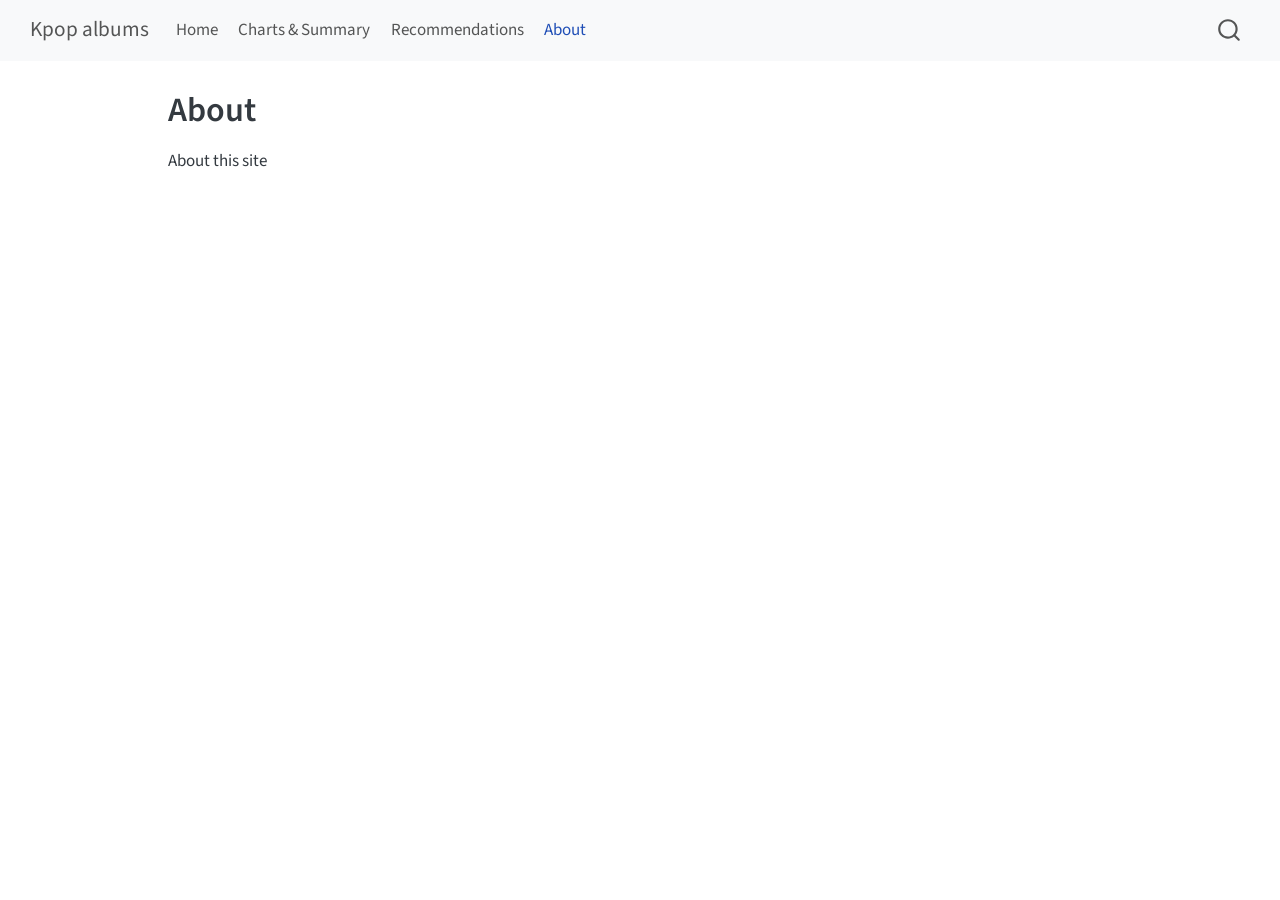
<file: about.html>
<!DOCTYPE html>
<html xmlns="http://www.w3.org/1999/xhtml" lang="en" xml:lang="en"><head>

<meta charset="utf-8">
<meta name="generator" content="quarto-1.10.18">

<meta name="viewport" content="width=device-width, initial-scale=1.0, user-scalable=yes">


<title>About – Kpop albums</title>
<style>
/* Default styles provided by pandoc.
** See https://pandoc.org/MANUAL.html#variables-for-html for config info.
*/
span.smallcaps{font-variant: small-caps;}
div.columns{display: flex; gap: 1.5em;}
div.column{flex: auto;}
@media screen {
div.columns{gap: min(4vw, 1.5em);}
div.column{overflow-x: auto;}
}
div.hanging-indent{margin-left: 1.5em; text-indent: -1.5em;}
ul.task-list{list-style: none;}
ul.task-list li input[type="checkbox"] {
  width: 0.8em;
  margin: 0 0.8em 0.2em -1em; /* quarto-specific, see https://github.com/quarto-dev/quarto-cli/issues/4556 */ 
  vertical-align: middle;
}
</style>


<script src="site_libs/quarto-nav/quarto-nav.js"></script>
<script src="site_libs/quarto-nav/headroom.min.js"></script>
<script src="site_libs/clipboard/clipboard.min.js"></script>
<script src="site_libs/quarto-search/autocomplete.umd.js"></script>
<script src="site_libs/quarto-search/fuse.min.js"></script>
<script src="site_libs/quarto-search/quarto-search.js"></script>
<meta name="quarto:offset" content="./">
<script src="site_libs/quarto-html/quarto.js" type="module"></script>
<script src="site_libs/quarto-html/tabsets/tabsets.js" type="module"></script>
<script src="site_libs/quarto-html/popper.min.js"></script>
<script src="site_libs/quarto-html/tippy.umd.min.js"></script>
<script src="site_libs/quarto-html/anchor.min.js"></script>
<link href="site_libs/quarto-html/tippy.css" rel="stylesheet">
<link href="site_libs/quarto-html/quarto-syntax-highlighting-64a204ab8560d761af7679ceaba22944.css" rel="stylesheet" id="quarto-text-highlighting-styles">
<script src="site_libs/bootstrap/bootstrap.min.js"></script>
<link href="site_libs/bootstrap/bootstrap-icons.css" rel="stylesheet">
<link href="site_libs/bootstrap/bootstrap-b42c106f216f66f63be2adf63e64fea1.min.css" rel="stylesheet" append-hash="true" id="quarto-bootstrap" data-mode="light">
<script id="quarto-search-options" type="application/json">{
  "location": "navbar",
  "copy-button": false,
  "collapse-after": 3,
  "panel-placement": "end",
  "type": "overlay",
  "limit": 50,
  "keyboard-shortcut": [
    "f",
    "/",
    "s"
  ],
  "show-item-context": false,
  "language": {
    "search-no-results-text": "No results",
    "search-matching-documents-text": "matching documents",
    "search-copy-link-title": "Copy link to search",
    "search-hide-matches-text": "Hide additional matches",
    "search-more-match-text": "more match in this document",
    "search-more-matches-text": "more matches in this document",
    "search-clear-button-title": "Clear",
    "search-text-placeholder": "",
    "search-detached-cancel-button-title": "Cancel",
    "search-submit-button-title": "Submit",
    "search-label": "Search"
  }
}</script>


<link rel="stylesheet" href="styles.css">
</head>

<body class="nav-fixed quarto-light">

<div id="quarto-search-results"></div>
  <header id="quarto-header" class="headroom fixed-top">
    <nav class="navbar navbar-expand-lg " data-bs-theme="dark">
      <div class="navbar-container container-fluid">
      <div class="navbar-brand-container mx-auto">
    <a class="navbar-brand" href="./index.html">
    <span class="navbar-title">Kpop albums</span>
    </a>
  </div>
            <div id="quarto-search" class="" title="Search"></div>
          <button class="navbar-toggler" type="button" data-bs-toggle="collapse" data-bs-target="#navbarCollapse" aria-controls="navbarCollapse" role="menu" aria-expanded="false" aria-label="Toggle navigation" onclick="if (window.quartoToggleHeadroom) { window.quartoToggleHeadroom(); }">
  <span class="navbar-toggler-icon"></span>
</button>
          <div class="collapse navbar-collapse" id="navbarCollapse">
            <ul class="navbar-nav navbar-nav-scroll me-auto">
  <li class="nav-item">
    <a class="nav-link" href="./index.html"> 
<span class="menu-text">Home</span></a>
  </li>  
  <li class="nav-item">
    <a class="nav-link" href="./analysis.html"> 
<span class="menu-text">Charts &amp; Summary</span></a>
  </li>  
  <li class="nav-item">
    <a class="nav-link" href="./recommendations.html"> 
<span class="menu-text">Recommendations</span></a>
  </li>  
  <li class="nav-item">
    <a class="nav-link active" href="./about.html" aria-current="page"> 
<span class="menu-text">About</span></a>
  </li>  
</ul>
          </div> <!-- /navcollapse -->
            <div class="quarto-navbar-tools">
</div>
      </div> <!-- /container-fluid -->
    </nav>
</header>
<!-- content -->
<div id="quarto-content" class="quarto-container page-columns page-rows-contents page-layout-article page-navbar">
<!-- sidebar -->
<!-- margin-sidebar -->
    <div id="quarto-margin-sidebar" class="sidebar margin-sidebar zindex-bottom">
        
    </div>
<!-- main -->
<main class="content" id="quarto-document-content">

<header id="title-block-header" class="quarto-title-block default">
<div class="quarto-title">
<h1 class="title">About</h1>
</div>



<div class="quarto-title-meta">

    
  
    
  </div>
  


</header>


<p>About this site</p>



</main> <!-- /main -->
<script id="quarto-html-after-body" type="application/javascript">
  window.document.addEventListener("DOMContentLoaded", function (event) {
    const icon = "";
    const anchorJS = new window.AnchorJS();
    anchorJS.options = {
      placement: 'right',
      icon: icon
    };
    anchorJS.add('.anchored');
    const isCodeAnnotation = (el) => {
      for (const clz of el.classList) {
        if (clz.startsWith('code-annotation-')) {                     
          return true;
        }
      }
      return false;
    }
    const onCopySuccess = function(e) {
      // button target
      const button = e.trigger;
      // don't keep focus
      button.blur();
      // flash "checked"
      button.classList.add('code-copy-button-checked');
      var currentTitle = button.getAttribute("title");
      button.setAttribute("title", "Copied!");
      let tooltip;
      if (window.bootstrap) {
        button.setAttribute("data-bs-toggle", "tooltip");
        button.setAttribute("data-bs-placement", "left");
        button.setAttribute("data-bs-title", "Copied!");
        tooltip = new bootstrap.Tooltip(button, 
          { trigger: "manual", 
            customClass: "code-copy-button-tooltip",
            offset: [0, -8]});
        tooltip.show();    
      }
      setTimeout(function() {
        if (tooltip) {
          tooltip.hide();
          button.removeAttribute("data-bs-title");
          button.removeAttribute("data-bs-toggle");
          button.removeAttribute("data-bs-placement");
        }
        button.setAttribute("title", currentTitle);
        button.classList.remove('code-copy-button-checked');
      }, 1000);
      // clear code selection
      e.clearSelection();
    }
    const getTextToCopy = function(trigger) {
      const outerScaffold = trigger.parentElement.cloneNode(true);
      const codeEl = outerScaffold.querySelector('code');
      for (const childEl of codeEl.children) {
        if (isCodeAnnotation(childEl)) {
          childEl.remove();
        }
      }
      return codeEl.innerText;
    }
    const clipboard = new window.ClipboardJS('.code-copy-button:not([data-in-quarto-modal])', {
      text: getTextToCopy
    });
    clipboard.on('success', onCopySuccess);
    if (window.document.getElementById('quarto-embedded-source-code-modal')) {
      const clipboardModal = new window.ClipboardJS('.code-copy-button[data-in-quarto-modal]', {
        text: getTextToCopy,
        container: window.document.getElementById('quarto-embedded-source-code-modal')
      });
      clipboardModal.on('success', onCopySuccess);
    }
      var localhostRegex = new RegExp(/^(?:http|https):\/\/localhost\:?[0-9]*\//);
      var mailtoRegex = new RegExp(/^mailto:/);
        var filterRegex = new RegExp("https:\/\/angeladavdrj\.github\.io\/kpop-albums\/");
      var isInternal = (href) => {
          return filterRegex.test(href) || localhostRegex.test(href) || mailtoRegex.test(href);
      }
      // Inspect non-navigation links and adorn them if external
     var links = window.document.querySelectorAll('a[href]:not(.nav-link):not(.navbar-brand):not(.toc-action):not(.sidebar-link):not(.sidebar-item-toggle):not(.pagination-link):not(.no-external):not([aria-hidden]):not(.dropdown-item):not(.quarto-navigation-tool):not(.about-link)');
      for (var i=0; i<links.length; i++) {
        const link = links[i];
        if (!isInternal(link.href)) {
          // undo the damage that might have been done by quarto-nav.js in the case of
          // links that we want to consider external
          if (link.dataset.originalHref !== undefined) {
            link.href = link.dataset.originalHref;
          }
        }
      }
    function tippyHover(el, contentFn, onTriggerFn, onUntriggerFn) {
      const config = {
        allowHTML: true,
        maxWidth: 500,
        delay: 100,
        arrow: false,
        appendTo: function(el) {
            return el.parentElement;
        },
        interactive: true,
        interactiveBorder: 10,
        theme: 'quarto',
        placement: 'bottom-start',
      };
      if (contentFn) {
        config.content = contentFn;
      }
      if (onTriggerFn) {
        config.onTrigger = onTriggerFn;
      }
      if (onUntriggerFn) {
        config.onUntrigger = onUntriggerFn;
      }
      window.tippy(el, config); 
    }
    const noterefs = window.document.querySelectorAll('a[role="doc-noteref"]');
    for (var i=0; i<noterefs.length; i++) {
      const ref = noterefs[i];
      tippyHover(ref, function() {
        // use id or data attribute instead here
        let href = ref.getAttribute('data-footnote-href') || ref.getAttribute('href');
        try { href = new URL(href).hash; } catch {}
        const id = href.replace(/^#\/?/, "");
        const note = window.document.getElementById(id);
        if (note) {
          return note.innerHTML;
        } else {
          return "";
        }
      });
    }
    const xrefs = window.document.querySelectorAll('a.quarto-xref');
    const processXRef = (id, note) => {
      // Strip column container classes
      const stripColumnClz = (el) => {
        el.classList.remove("page-full", "page-columns");
        if (el.children) {
          for (const child of el.children) {
            stripColumnClz(child);
          }
        }
      }
      stripColumnClz(note)
      if (id === null || id.startsWith('sec-')) {
        // Special case sections, only their first couple elements
        const container = document.createElement("div");
        if (note.children && note.children.length > 2) {
          container.appendChild(note.children[0].cloneNode(true));
          for (let i = 1; i < note.children.length; i++) {
            const child = note.children[i];
            if (child.tagName === "P" && child.innerText === "") {
              continue;
            } else {
              container.appendChild(child.cloneNode(true));
              break;
            }
          }
          if (window.Quarto?.typesetMath) {
            window.Quarto.typesetMath(container);
          }
          return container.innerHTML
        } else {
          if (window.Quarto?.typesetMath) {
            window.Quarto.typesetMath(note);
          }
          return note.innerHTML;
        }
      } else {
        // Remove any anchor links if they are present
        const anchorLink = note.querySelector('a.anchorjs-link');
        if (anchorLink) {
          anchorLink.remove();
        }
        if (window.Quarto?.typesetMath) {
          window.Quarto.typesetMath(note);
        }
        if (note.classList.contains("callout")) {
          return note.outerHTML;
        } else {
          return note.innerHTML;
        }
      }
    }
    for (var i=0; i<xrefs.length; i++) {
      const xref = xrefs[i];
      tippyHover(xref, undefined, function(instance) {
        instance.disable();
        let url = xref.getAttribute('href');
        let hash = undefined; 
        if (url.startsWith('#')) {
          hash = url;
        } else {
          try { hash = new URL(url).hash; } catch {}
        }
        if (hash) {
          const id = hash.replace(/^#\/?/, "");
          const note = window.document.getElementById(id);
          if (note !== null) {
            try {
              const html = processXRef(id, note.cloneNode(true));
              instance.setContent(html);
            } finally {
              instance.enable();
              instance.show();
            }
          } else {
            // See if we can fetch this
            fetch(url.split('#')[0])
            .then(res => res.text())
            .then(html => {
              const parser = new DOMParser();
              const htmlDoc = parser.parseFromString(html, "text/html");
              const note = htmlDoc.getElementById(id);
              if (note !== null) {
                const html = processXRef(id, note);
                instance.setContent(html);
              } 
            }).finally(() => {
              instance.enable();
              instance.show();
            });
          }
        } else {
          // See if we can fetch a full url (with no hash to target)
          // This is a special case and we should probably do some content thinning / targeting
          fetch(url)
          .then(res => res.text())
          .then(html => {
            const parser = new DOMParser();
            const htmlDoc = parser.parseFromString(html, "text/html");
            const note = htmlDoc.querySelector('main.content');
            if (note !== null) {
              // This should only happen for chapter cross references
              // (since there is no id in the URL)
              // remove the first header
              if (note.children.length > 0 && note.children[0].tagName === "HEADER") {
                note.children[0].remove();
              }
              const html = processXRef(null, note);
              instance.setContent(html);
            } 
          }).finally(() => {
            instance.enable();
            instance.show();
          });
        }
      }, function(instance) {
      });
    }
        let selectedAnnoteEl;
        const selectorForAnnotation = ( cell, annotation) => {
          let cellAttr = 'data-code-cell="' + cell + '"';
          let lineAttr = 'data-code-annotation="' +  annotation + '"';
          const selector = 'span[' + cellAttr + '][' + lineAttr + ']';
          return selector;
        }
        const selectCodeLines = (annoteEl) => {
          const doc = window.document;
          const targetCell = annoteEl.getAttribute("data-target-cell");
          const targetAnnotation = annoteEl.getAttribute("data-target-annotation");
          const annoteSpan = window.document.querySelector(selectorForAnnotation(targetCell, targetAnnotation));
          const lines = annoteSpan.getAttribute("data-code-lines").split(",");
          const lineIds = lines.map((line) => {
            return targetCell + "-" + line;
          })
          let top = null;
          let height = null;
          let parent = null;
          if (lineIds.length > 0) {
              //compute the position of the single el (top and bottom and make a div)
              const el = window.document.getElementById(lineIds[0]);
              top = el.offsetTop;
              height = el.offsetHeight;
              parent = el.parentElement.parentElement;
            if (lineIds.length > 1) {
              const lastEl = window.document.getElementById(lineIds[lineIds.length - 1]);
              const bottom = lastEl.offsetTop + lastEl.offsetHeight;
              height = bottom - top;
            }
            if (top !== null && height !== null && parent !== null) {
              // cook up a div (if necessary) and position it 
              let div = window.document.getElementById("code-annotation-line-highlight");
              if (div === null) {
                div = window.document.createElement("div");
                div.setAttribute("id", "code-annotation-line-highlight");
                div.style.position = 'absolute';
                parent.appendChild(div);
              }
              div.style.top = top - 2 + "px";
              div.style.height = height + 4 + "px";
              div.style.left = 0;
              let gutterDiv = window.document.getElementById("code-annotation-line-highlight-gutter");
              if (gutterDiv === null) {
                gutterDiv = window.document.createElement("div");
                gutterDiv.setAttribute("id", "code-annotation-line-highlight-gutter");
                gutterDiv.style.position = 'absolute';
                const codeCell = window.document.getElementById(targetCell);
                const gutter = codeCell.querySelector('.code-annotation-gutter');
                gutter.appendChild(gutterDiv);
              }
              gutterDiv.style.top = top - 2 + "px";
              gutterDiv.style.height = height + 4 + "px";
            }
            selectedAnnoteEl = annoteEl;
          }
        };
        const unselectCodeLines = () => {
          const elementsIds = ["code-annotation-line-highlight", "code-annotation-line-highlight-gutter"];
          elementsIds.forEach((elId) => {
            const div = window.document.getElementById(elId);
            if (div) {
              div.remove();
            }
          });
          selectedAnnoteEl = undefined;
        };
          // Handle positioning of the toggle
      window.addEventListener(
        "resize",
        throttle(() => {
          elRect = undefined;
          if (selectedAnnoteEl) {
            selectCodeLines(selectedAnnoteEl);
          }
        }, 10)
      );
      function throttle(fn, ms) {
      let throttle = false;
      let timer;
        return (...args) => {
          if(!throttle) { // first call gets through
              fn.apply(this, args);
              throttle = true;
          } else { // all the others get throttled
              if(timer) clearTimeout(timer); // cancel #2
              timer = setTimeout(() => {
                fn.apply(this, args);
                timer = throttle = false;
              }, ms);
          }
        };
      }
        // Attach click handler to the DT
        const annoteDls = window.document.querySelectorAll('dt[data-target-cell]');
        for (const annoteDlNode of annoteDls) {
          annoteDlNode.addEventListener('click', (event) => {
            const clickedEl = event.target;
            if (clickedEl !== selectedAnnoteEl) {
              unselectCodeLines();
              const activeEl = window.document.querySelector('dt[data-target-cell].code-annotation-active');
              if (activeEl) {
                activeEl.classList.remove('code-annotation-active');
              }
              selectCodeLines(clickedEl);
              clickedEl.classList.add('code-annotation-active');
            } else {
              // Unselect the line
              unselectCodeLines();
              clickedEl.classList.remove('code-annotation-active');
            }
          });
        }
    const findCites = (el) => {
      const parentEl = el.parentElement;
      if (parentEl) {
        const cites = parentEl.dataset.cites;
        if (cites) {
          return {
            el,
            cites: cites.split(' ')
          };
        } else {
          return findCites(el.parentElement)
        }
      } else {
        return undefined;
      }
    };
    var bibliorefs = window.document.querySelectorAll('a[role="doc-biblioref"]');
    for (var i=0; i<bibliorefs.length; i++) {
      const ref = bibliorefs[i];
      const citeInfo = findCites(ref);
      if (citeInfo) {
        tippyHover(citeInfo.el, function() {
          var popup = window.document.createElement('div');
          citeInfo.cites.forEach(function(cite) {
            var citeDiv = window.document.createElement('div');
            citeDiv.classList.add('hanging-indent');
            citeDiv.classList.add('csl-entry');
            var biblioDiv = window.document.getElementById('ref-' + cite);
            if (biblioDiv) {
              citeDiv.innerHTML = biblioDiv.innerHTML;
            }
            popup.appendChild(citeDiv);
          });
          return popup.innerHTML;
        });
      }
    }
  });
  </script>
</div> <!-- /content -->




</body></html>
</file>
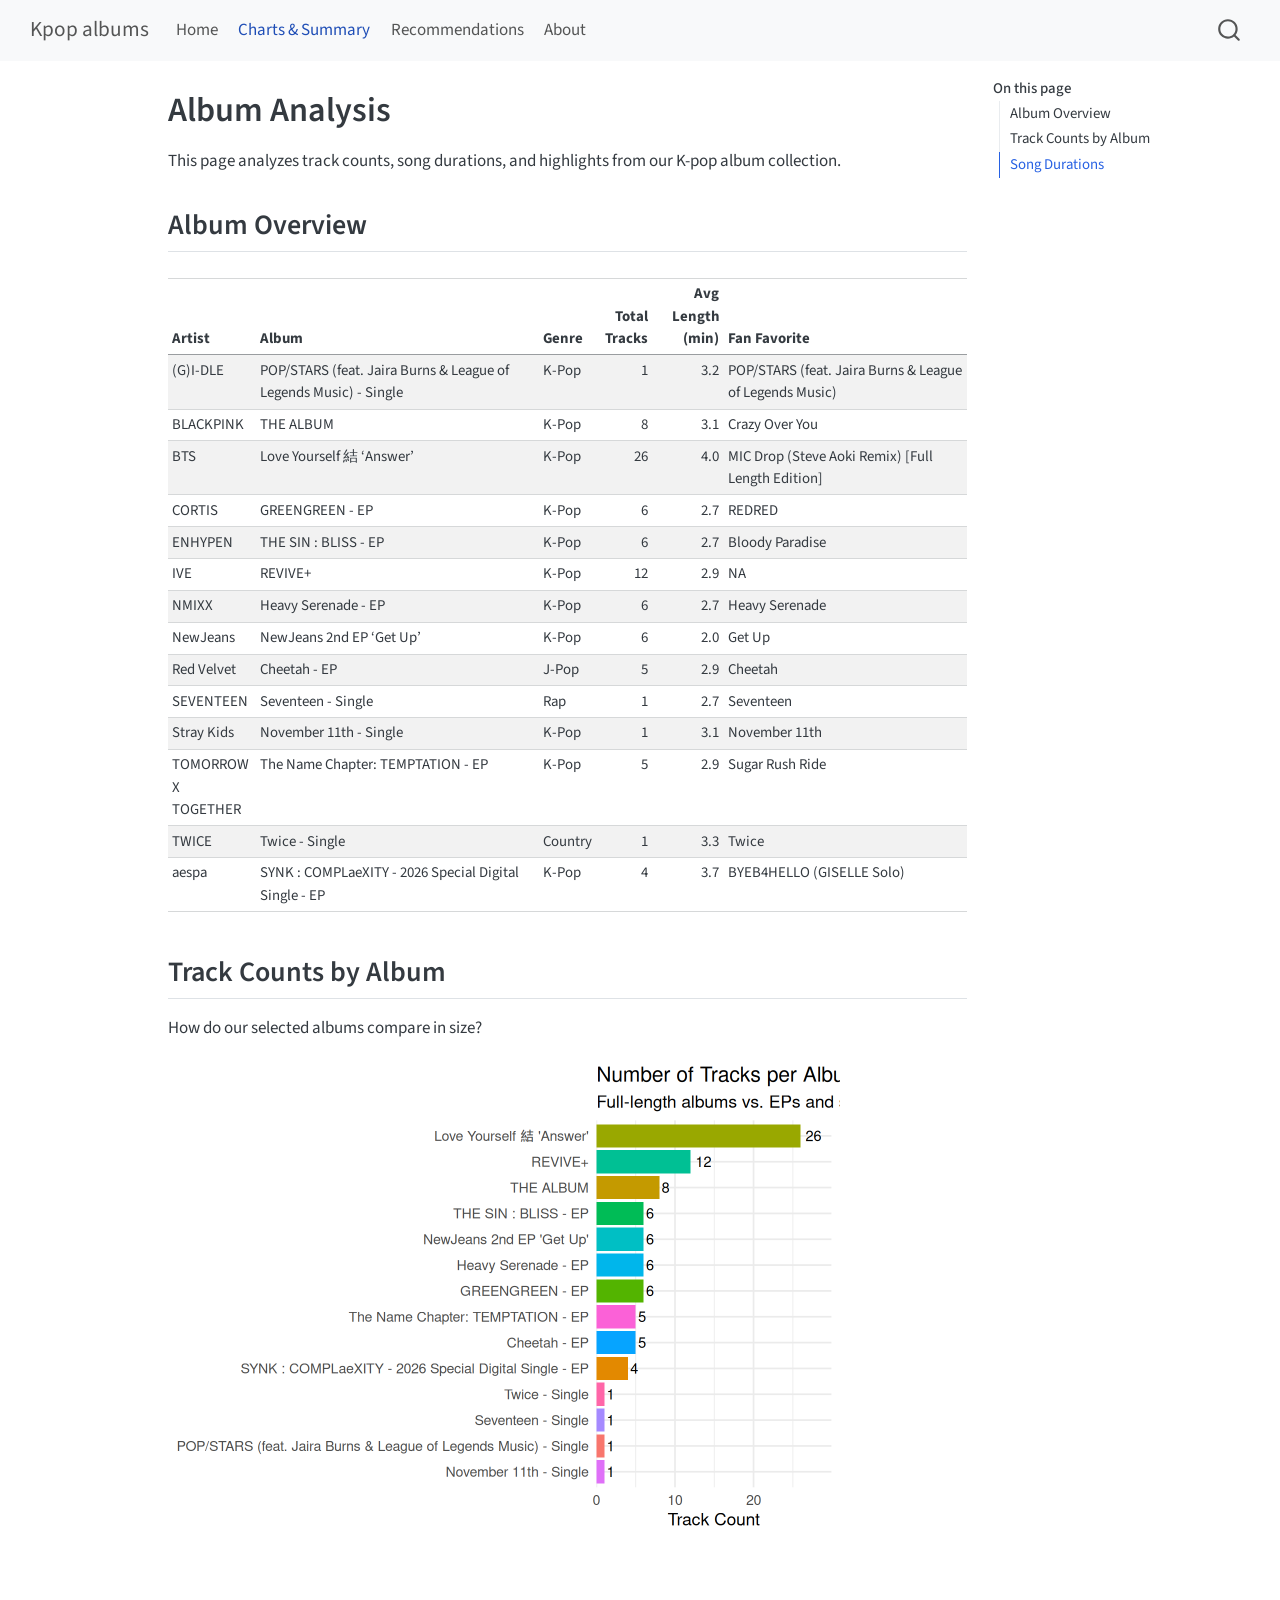
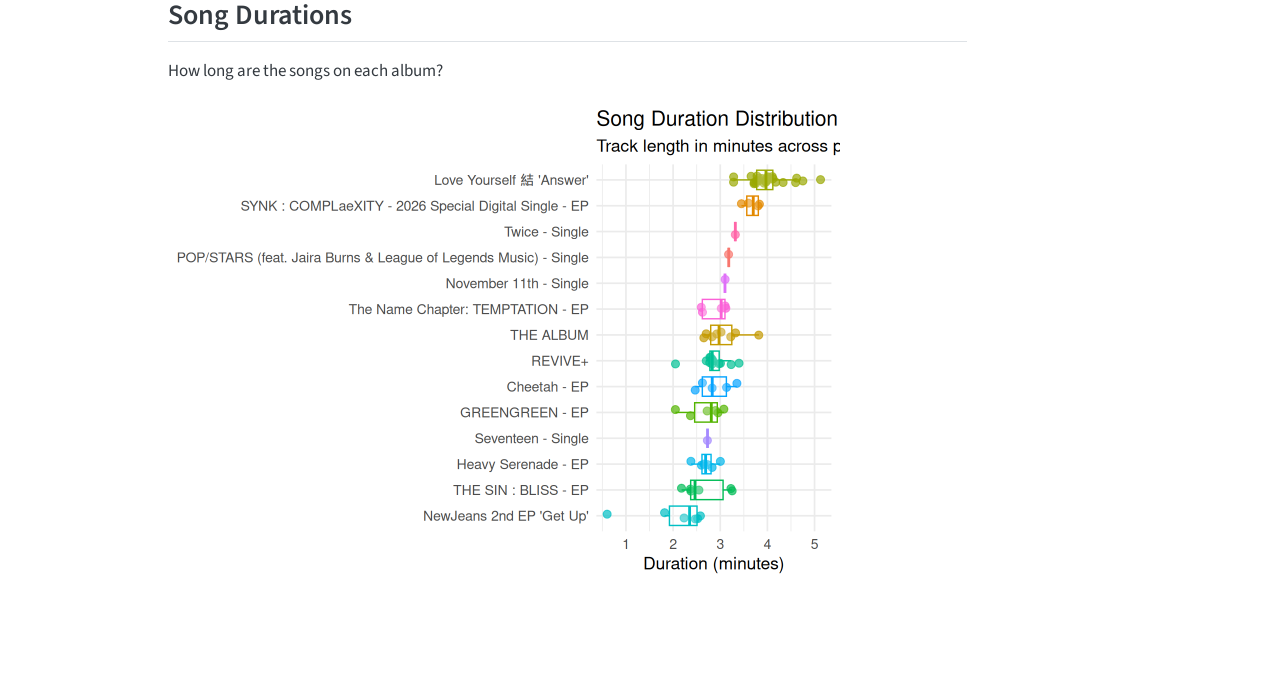
<file: analysis.html>
<!DOCTYPE html>
<html xmlns="http://www.w3.org/1999/xhtml" lang="en" xml:lang="en"><head>

<meta charset="utf-8">
<meta name="generator" content="quarto-1.10.18">

<meta name="viewport" content="width=device-width, initial-scale=1.0, user-scalable=yes">


<title>Album Analysis – Kpop albums</title>
<style>
/* Default styles provided by pandoc.
** See https://pandoc.org/MANUAL.html#variables-for-html for config info.
*/
span.smallcaps{font-variant: small-caps;}
div.columns{display: flex; gap: 1.5em;}
div.column{flex: auto;}
@media screen {
div.columns{gap: min(4vw, 1.5em);}
div.column{overflow-x: auto;}
}
div.hanging-indent{margin-left: 1.5em; text-indent: -1.5em;}
ul.task-list{list-style: none;}
ul.task-list li input[type="checkbox"] {
  width: 0.8em;
  margin: 0 0.8em 0.2em -1em; /* quarto-specific, see https://github.com/quarto-dev/quarto-cli/issues/4556 */ 
  vertical-align: middle;
}
</style>


<script src="site_libs/quarto-nav/quarto-nav.js"></script>
<script src="site_libs/quarto-nav/headroom.min.js"></script>
<script src="site_libs/clipboard/clipboard.min.js"></script>
<script src="site_libs/quarto-search/autocomplete.umd.js"></script>
<script src="site_libs/quarto-search/fuse.min.js"></script>
<script src="site_libs/quarto-search/quarto-search.js"></script>
<meta name="quarto:offset" content="./">
<script src="site_libs/quarto-html/quarto.js" type="module"></script>
<script src="site_libs/quarto-html/tabsets/tabsets.js" type="module"></script>
<script src="site_libs/quarto-html/popper.min.js"></script>
<script src="site_libs/quarto-html/tippy.umd.min.js"></script>
<script src="site_libs/quarto-html/anchor.min.js"></script>
<link href="site_libs/quarto-html/tippy.css" rel="stylesheet">
<link href="site_libs/quarto-html/quarto-syntax-highlighting-64a204ab8560d761af7679ceaba22944.css" rel="stylesheet" id="quarto-text-highlighting-styles">
<script src="site_libs/bootstrap/bootstrap.min.js"></script>
<link href="site_libs/bootstrap/bootstrap-icons.css" rel="stylesheet">
<link href="site_libs/bootstrap/bootstrap-b42c106f216f66f63be2adf63e64fea1.min.css" rel="stylesheet" append-hash="true" id="quarto-bootstrap" data-mode="light">
<script id="quarto-search-options" type="application/json">{
  "location": "navbar",
  "copy-button": false,
  "collapse-after": 3,
  "panel-placement": "end",
  "type": "overlay",
  "limit": 50,
  "keyboard-shortcut": [
    "f",
    "/",
    "s"
  ],
  "show-item-context": false,
  "language": {
    "search-no-results-text": "No results",
    "search-matching-documents-text": "matching documents",
    "search-copy-link-title": "Copy link to search",
    "search-hide-matches-text": "Hide additional matches",
    "search-more-match-text": "more match in this document",
    "search-more-matches-text": "more matches in this document",
    "search-clear-button-title": "Clear",
    "search-text-placeholder": "",
    "search-detached-cancel-button-title": "Cancel",
    "search-submit-button-title": "Submit",
    "search-label": "Search"
  }
}</script>


<link rel="stylesheet" href="styles.css">
</head>

<body class="nav-fixed quarto-light">

<div id="quarto-search-results"></div>
  <header id="quarto-header" class="headroom fixed-top">
    <nav class="navbar navbar-expand-lg " data-bs-theme="dark">
      <div class="navbar-container container-fluid">
      <div class="navbar-brand-container mx-auto">
    <a class="navbar-brand" href="./index.html">
    <span class="navbar-title">Kpop albums</span>
    </a>
  </div>
            <div id="quarto-search" class="" title="Search"></div>
          <button class="navbar-toggler" type="button" data-bs-toggle="collapse" data-bs-target="#navbarCollapse" aria-controls="navbarCollapse" role="menu" aria-expanded="false" aria-label="Toggle navigation" onclick="if (window.quartoToggleHeadroom) { window.quartoToggleHeadroom(); }">
  <span class="navbar-toggler-icon"></span>
</button>
          <div class="collapse navbar-collapse" id="navbarCollapse">
            <ul class="navbar-nav navbar-nav-scroll me-auto">
  <li class="nav-item">
    <a class="nav-link" href="./index.html"> 
<span class="menu-text">Home</span></a>
  </li>  
  <li class="nav-item">
    <a class="nav-link active" href="./analysis.html" aria-current="page"> 
<span class="menu-text">Charts &amp; Summary</span></a>
  </li>  
  <li class="nav-item">
    <a class="nav-link" href="./recommendations.html"> 
<span class="menu-text">Recommendations</span></a>
  </li>  
  <li class="nav-item">
    <a class="nav-link" href="./about.html"> 
<span class="menu-text">About</span></a>
  </li>  
</ul>
          </div> <!-- /navcollapse -->
            <div class="quarto-navbar-tools">
</div>
      </div> <!-- /container-fluid -->
    </nav>
</header>
<!-- content -->
<div id="quarto-content" class="quarto-container page-columns page-rows-contents page-layout-article page-navbar">
<!-- sidebar -->
<!-- margin-sidebar -->
    <div id="quarto-margin-sidebar" class="sidebar margin-sidebar">
        <nav id="TOC" role="doc-toc" class="toc-active">
    <h2 id="toc-title">On this page</h2>
   
  <ul>
  <li><a href="#album-overview" id="toc-album-overview" class="nav-link active" data-scroll-target="#album-overview">Album Overview</a></li>
  <li><a href="#track-counts-by-album" id="toc-track-counts-by-album" class="nav-link" data-scroll-target="#track-counts-by-album">Track Counts by Album</a></li>
  <li><a href="#song-durations" id="toc-song-durations" class="nav-link" data-scroll-target="#song-durations">Song Durations</a></li>
  </ul>
</nav>
    </div>
<!-- main -->
<main class="content" id="quarto-document-content">

<header id="title-block-header" class="quarto-title-block default">
<div class="quarto-title">
<h1 class="title">Album Analysis</h1>
</div>



<div class="quarto-title-meta">

    
  
    
  </div>
  


</header>


<p>This page analyzes track counts, song durations, and highlights from our K-pop album collection.</p>
<section id="album-overview" class="level2">
<h2 class="anchored" data-anchor-id="album-overview">Album Overview</h2>
<div class="cell">
<div class="cell-output-display">
<table class="caption-top table table-sm table-striped small">
<colgroup>
<col style="width: 11%">
<col style="width: 36%">
<col style="width: 4%">
<col style="width: 7%">
<col style="width: 9%">
<col style="width: 31%">
</colgroup>
<thead>
<tr class="header">
<th style="text-align: left;">Artist</th>
<th style="text-align: left;">Album</th>
<th style="text-align: left;">Genre</th>
<th style="text-align: right;">Total Tracks</th>
<th style="text-align: right;">Avg Length (min)</th>
<th style="text-align: left;">Fan Favorite</th>
</tr>
</thead>
<tbody>
<tr class="odd">
<td style="text-align: left;">(G)I-DLE</td>
<td style="text-align: left;">POP/STARS (feat. Jaira Burns &amp; League of Legends Music) - Single</td>
<td style="text-align: left;">K-Pop</td>
<td style="text-align: right;">1</td>
<td style="text-align: right;">3.2</td>
<td style="text-align: left;">POP/STARS (feat. Jaira Burns &amp; League of Legends Music)</td>
</tr>
<tr class="even">
<td style="text-align: left;">BLACKPINK</td>
<td style="text-align: left;">THE ALBUM</td>
<td style="text-align: left;">K-Pop</td>
<td style="text-align: right;">8</td>
<td style="text-align: right;">3.1</td>
<td style="text-align: left;">Crazy Over You</td>
</tr>
<tr class="odd">
<td style="text-align: left;">BTS</td>
<td style="text-align: left;">Love Yourself 結 ‘Answer’</td>
<td style="text-align: left;">K-Pop</td>
<td style="text-align: right;">26</td>
<td style="text-align: right;">4.0</td>
<td style="text-align: left;">MIC Drop (Steve Aoki Remix) [Full Length Edition]</td>
</tr>
<tr class="even">
<td style="text-align: left;">CORTIS</td>
<td style="text-align: left;">GREENGREEN - EP</td>
<td style="text-align: left;">K-Pop</td>
<td style="text-align: right;">6</td>
<td style="text-align: right;">2.7</td>
<td style="text-align: left;">REDRED</td>
</tr>
<tr class="odd">
<td style="text-align: left;">ENHYPEN</td>
<td style="text-align: left;">THE SIN : BLISS - EP</td>
<td style="text-align: left;">K-Pop</td>
<td style="text-align: right;">6</td>
<td style="text-align: right;">2.7</td>
<td style="text-align: left;">Bloody Paradise</td>
</tr>
<tr class="even">
<td style="text-align: left;">IVE</td>
<td style="text-align: left;">REVIVE+</td>
<td style="text-align: left;">K-Pop</td>
<td style="text-align: right;">12</td>
<td style="text-align: right;">2.9</td>
<td style="text-align: left;">NA</td>
</tr>
<tr class="odd">
<td style="text-align: left;">NMIXX</td>
<td style="text-align: left;">Heavy Serenade - EP</td>
<td style="text-align: left;">K-Pop</td>
<td style="text-align: right;">6</td>
<td style="text-align: right;">2.7</td>
<td style="text-align: left;">Heavy Serenade</td>
</tr>
<tr class="even">
<td style="text-align: left;">NewJeans</td>
<td style="text-align: left;">NewJeans 2nd EP ‘Get Up’</td>
<td style="text-align: left;">K-Pop</td>
<td style="text-align: right;">6</td>
<td style="text-align: right;">2.0</td>
<td style="text-align: left;">Get Up</td>
</tr>
<tr class="odd">
<td style="text-align: left;">Red Velvet</td>
<td style="text-align: left;">Cheetah - EP</td>
<td style="text-align: left;">J-Pop</td>
<td style="text-align: right;">5</td>
<td style="text-align: right;">2.9</td>
<td style="text-align: left;">Cheetah</td>
</tr>
<tr class="even">
<td style="text-align: left;">SEVENTEEN</td>
<td style="text-align: left;">Seventeen - Single</td>
<td style="text-align: left;">Rap</td>
<td style="text-align: right;">1</td>
<td style="text-align: right;">2.7</td>
<td style="text-align: left;">Seventeen</td>
</tr>
<tr class="odd">
<td style="text-align: left;">Stray Kids</td>
<td style="text-align: left;">November 11th - Single</td>
<td style="text-align: left;">K-Pop</td>
<td style="text-align: right;">1</td>
<td style="text-align: right;">3.1</td>
<td style="text-align: left;">November 11th</td>
</tr>
<tr class="even">
<td style="text-align: left;">TOMORROW X TOGETHER</td>
<td style="text-align: left;">The Name Chapter: TEMPTATION - EP</td>
<td style="text-align: left;">K-Pop</td>
<td style="text-align: right;">5</td>
<td style="text-align: right;">2.9</td>
<td style="text-align: left;">Sugar Rush Ride</td>
</tr>
<tr class="odd">
<td style="text-align: left;">TWICE</td>
<td style="text-align: left;">Twice - Single</td>
<td style="text-align: left;">Country</td>
<td style="text-align: right;">1</td>
<td style="text-align: right;">3.3</td>
<td style="text-align: left;">Twice</td>
</tr>
<tr class="even">
<td style="text-align: left;">aespa</td>
<td style="text-align: left;">SYNK : COMPLaeXITY - 2026 Special Digital Single - EP</td>
<td style="text-align: left;">K-Pop</td>
<td style="text-align: right;">4</td>
<td style="text-align: right;">3.7</td>
<td style="text-align: left;">BYEB4HELLO (GISELLE Solo)</td>
</tr>
</tbody>
</table>
</div>
</div>
</section>
<section id="track-counts-by-album" class="level2">
<h2 class="anchored" data-anchor-id="track-counts-by-album">Track Counts by Album</h2>
<p>How do our selected albums compare in size?</p>
<div class="cell">
<div class="cell-output-display">
<div>
<figure class="figure">
<p><img src="analysis_files/figure-html/unnamed-chunk-3-1.png" class="img-fluid figure-img" width="672"></p>
</figure>
</div>
</div>
</div>
</section>
<section id="song-durations" class="level2">
<h2 class="anchored" data-anchor-id="song-durations">Song Durations</h2>
<p>How long are the songs on each album?</p>
<div class="cell">
<div class="cell-output-display">
<div>
<figure class="figure">
<p><img src="analysis_files/figure-html/unnamed-chunk-4-1.png" class="img-fluid figure-img" width="672"></p>
</figure>
</div>
</div>
</div>


</section>

</main> <!-- /main -->
<script id="quarto-html-after-body" type="application/javascript">
  window.document.addEventListener("DOMContentLoaded", function (event) {
    const icon = "";
    const anchorJS = new window.AnchorJS();
    anchorJS.options = {
      placement: 'right',
      icon: icon
    };
    anchorJS.add('.anchored');
    const isCodeAnnotation = (el) => {
      for (const clz of el.classList) {
        if (clz.startsWith('code-annotation-')) {                     
          return true;
        }
      }
      return false;
    }
    const onCopySuccess = function(e) {
      // button target
      const button = e.trigger;
      // don't keep focus
      button.blur();
      // flash "checked"
      button.classList.add('code-copy-button-checked');
      var currentTitle = button.getAttribute("title");
      button.setAttribute("title", "Copied!");
      let tooltip;
      if (window.bootstrap) {
        button.setAttribute("data-bs-toggle", "tooltip");
        button.setAttribute("data-bs-placement", "left");
        button.setAttribute("data-bs-title", "Copied!");
        tooltip = new bootstrap.Tooltip(button, 
          { trigger: "manual", 
            customClass: "code-copy-button-tooltip",
            offset: [0, -8]});
        tooltip.show();    
      }
      setTimeout(function() {
        if (tooltip) {
          tooltip.hide();
          button.removeAttribute("data-bs-title");
          button.removeAttribute("data-bs-toggle");
          button.removeAttribute("data-bs-placement");
        }
        button.setAttribute("title", currentTitle);
        button.classList.remove('code-copy-button-checked');
      }, 1000);
      // clear code selection
      e.clearSelection();
    }
    const getTextToCopy = function(trigger) {
      const outerScaffold = trigger.parentElement.cloneNode(true);
      const codeEl = outerScaffold.querySelector('code');
      for (const childEl of codeEl.children) {
        if (isCodeAnnotation(childEl)) {
          childEl.remove();
        }
      }
      return codeEl.innerText;
    }
    const clipboard = new window.ClipboardJS('.code-copy-button:not([data-in-quarto-modal])', {
      text: getTextToCopy
    });
    clipboard.on('success', onCopySuccess);
    if (window.document.getElementById('quarto-embedded-source-code-modal')) {
      const clipboardModal = new window.ClipboardJS('.code-copy-button[data-in-quarto-modal]', {
        text: getTextToCopy,
        container: window.document.getElementById('quarto-embedded-source-code-modal')
      });
      clipboardModal.on('success', onCopySuccess);
    }
      var localhostRegex = new RegExp(/^(?:http|https):\/\/localhost\:?[0-9]*\//);
      var mailtoRegex = new RegExp(/^mailto:/);
        var filterRegex = new RegExp("https:\/\/angeladavdrj\.github\.io\/kpop-albums\/");
      var isInternal = (href) => {
          return filterRegex.test(href) || localhostRegex.test(href) || mailtoRegex.test(href);
      }
      // Inspect non-navigation links and adorn them if external
     var links = window.document.querySelectorAll('a[href]:not(.nav-link):not(.navbar-brand):not(.toc-action):not(.sidebar-link):not(.sidebar-item-toggle):not(.pagination-link):not(.no-external):not([aria-hidden]):not(.dropdown-item):not(.quarto-navigation-tool):not(.about-link)');
      for (var i=0; i<links.length; i++) {
        const link = links[i];
        if (!isInternal(link.href)) {
          // undo the damage that might have been done by quarto-nav.js in the case of
          // links that we want to consider external
          if (link.dataset.originalHref !== undefined) {
            link.href = link.dataset.originalHref;
          }
        }
      }
    function tippyHover(el, contentFn, onTriggerFn, onUntriggerFn) {
      const config = {
        allowHTML: true,
        maxWidth: 500,
        delay: 100,
        arrow: false,
        appendTo: function(el) {
            return el.parentElement;
        },
        interactive: true,
        interactiveBorder: 10,
        theme: 'quarto',
        placement: 'bottom-start',
      };
      if (contentFn) {
        config.content = contentFn;
      }
      if (onTriggerFn) {
        config.onTrigger = onTriggerFn;
      }
      if (onUntriggerFn) {
        config.onUntrigger = onUntriggerFn;
      }
      window.tippy(el, config); 
    }
    const noterefs = window.document.querySelectorAll('a[role="doc-noteref"]');
    for (var i=0; i<noterefs.length; i++) {
      const ref = noterefs[i];
      tippyHover(ref, function() {
        // use id or data attribute instead here
        let href = ref.getAttribute('data-footnote-href') || ref.getAttribute('href');
        try { href = new URL(href).hash; } catch {}
        const id = href.replace(/^#\/?/, "");
        const note = window.document.getElementById(id);
        if (note) {
          return note.innerHTML;
        } else {
          return "";
        }
      });
    }
    const xrefs = window.document.querySelectorAll('a.quarto-xref');
    const processXRef = (id, note) => {
      // Strip column container classes
      const stripColumnClz = (el) => {
        el.classList.remove("page-full", "page-columns");
        if (el.children) {
          for (const child of el.children) {
            stripColumnClz(child);
          }
        }
      }
      stripColumnClz(note)
      if (id === null || id.startsWith('sec-')) {
        // Special case sections, only their first couple elements
        const container = document.createElement("div");
        if (note.children && note.children.length > 2) {
          container.appendChild(note.children[0].cloneNode(true));
          for (let i = 1; i < note.children.length; i++) {
            const child = note.children[i];
            if (child.tagName === "P" && child.innerText === "") {
              continue;
            } else {
              container.appendChild(child.cloneNode(true));
              break;
            }
          }
          if (window.Quarto?.typesetMath) {
            window.Quarto.typesetMath(container);
          }
          return container.innerHTML
        } else {
          if (window.Quarto?.typesetMath) {
            window.Quarto.typesetMath(note);
          }
          return note.innerHTML;
        }
      } else {
        // Remove any anchor links if they are present
        const anchorLink = note.querySelector('a.anchorjs-link');
        if (anchorLink) {
          anchorLink.remove();
        }
        if (window.Quarto?.typesetMath) {
          window.Quarto.typesetMath(note);
        }
        if (note.classList.contains("callout")) {
          return note.outerHTML;
        } else {
          return note.innerHTML;
        }
      }
    }
    for (var i=0; i<xrefs.length; i++) {
      const xref = xrefs[i];
      tippyHover(xref, undefined, function(instance) {
        instance.disable();
        let url = xref.getAttribute('href');
        let hash = undefined; 
        if (url.startsWith('#')) {
          hash = url;
        } else {
          try { hash = new URL(url).hash; } catch {}
        }
        if (hash) {
          const id = hash.replace(/^#\/?/, "");
          const note = window.document.getElementById(id);
          if (note !== null) {
            try {
              const html = processXRef(id, note.cloneNode(true));
              instance.setContent(html);
            } finally {
              instance.enable();
              instance.show();
            }
          } else {
            // See if we can fetch this
            fetch(url.split('#')[0])
            .then(res => res.text())
            .then(html => {
              const parser = new DOMParser();
              const htmlDoc = parser.parseFromString(html, "text/html");
              const note = htmlDoc.getElementById(id);
              if (note !== null) {
                const html = processXRef(id, note);
                instance.setContent(html);
              } 
            }).finally(() => {
              instance.enable();
              instance.show();
            });
          }
        } else {
          // See if we can fetch a full url (with no hash to target)
          // This is a special case and we should probably do some content thinning / targeting
          fetch(url)
          .then(res => res.text())
          .then(html => {
            const parser = new DOMParser();
            const htmlDoc = parser.parseFromString(html, "text/html");
            const note = htmlDoc.querySelector('main.content');
            if (note !== null) {
              // This should only happen for chapter cross references
              // (since there is no id in the URL)
              // remove the first header
              if (note.children.length > 0 && note.children[0].tagName === "HEADER") {
                note.children[0].remove();
              }
              const html = processXRef(null, note);
              instance.setContent(html);
            } 
          }).finally(() => {
            instance.enable();
            instance.show();
          });
        }
      }, function(instance) {
      });
    }
        let selectedAnnoteEl;
        const selectorForAnnotation = ( cell, annotation) => {
          let cellAttr = 'data-code-cell="' + cell + '"';
          let lineAttr = 'data-code-annotation="' +  annotation + '"';
          const selector = 'span[' + cellAttr + '][' + lineAttr + ']';
          return selector;
        }
        const selectCodeLines = (annoteEl) => {
          const doc = window.document;
          const targetCell = annoteEl.getAttribute("data-target-cell");
          const targetAnnotation = annoteEl.getAttribute("data-target-annotation");
          const annoteSpan = window.document.querySelector(selectorForAnnotation(targetCell, targetAnnotation));
          const lines = annoteSpan.getAttribute("data-code-lines").split(",");
          const lineIds = lines.map((line) => {
            return targetCell + "-" + line;
          })
          let top = null;
          let height = null;
          let parent = null;
          if (lineIds.length > 0) {
              //compute the position of the single el (top and bottom and make a div)
              const el = window.document.getElementById(lineIds[0]);
              top = el.offsetTop;
              height = el.offsetHeight;
              parent = el.parentElement.parentElement;
            if (lineIds.length > 1) {
              const lastEl = window.document.getElementById(lineIds[lineIds.length - 1]);
              const bottom = lastEl.offsetTop + lastEl.offsetHeight;
              height = bottom - top;
            }
            if (top !== null && height !== null && parent !== null) {
              // cook up a div (if necessary) and position it 
              let div = window.document.getElementById("code-annotation-line-highlight");
              if (div === null) {
                div = window.document.createElement("div");
                div.setAttribute("id", "code-annotation-line-highlight");
                div.style.position = 'absolute';
                parent.appendChild(div);
              }
              div.style.top = top - 2 + "px";
              div.style.height = height + 4 + "px";
              div.style.left = 0;
              let gutterDiv = window.document.getElementById("code-annotation-line-highlight-gutter");
              if (gutterDiv === null) {
                gutterDiv = window.document.createElement("div");
                gutterDiv.setAttribute("id", "code-annotation-line-highlight-gutter");
                gutterDiv.style.position = 'absolute';
                const codeCell = window.document.getElementById(targetCell);
                const gutter = codeCell.querySelector('.code-annotation-gutter');
                gutter.appendChild(gutterDiv);
              }
              gutterDiv.style.top = top - 2 + "px";
              gutterDiv.style.height = height + 4 + "px";
            }
            selectedAnnoteEl = annoteEl;
          }
        };
        const unselectCodeLines = () => {
          const elementsIds = ["code-annotation-line-highlight", "code-annotation-line-highlight-gutter"];
          elementsIds.forEach((elId) => {
            const div = window.document.getElementById(elId);
            if (div) {
              div.remove();
            }
          });
          selectedAnnoteEl = undefined;
        };
          // Handle positioning of the toggle
      window.addEventListener(
        "resize",
        throttle(() => {
          elRect = undefined;
          if (selectedAnnoteEl) {
            selectCodeLines(selectedAnnoteEl);
          }
        }, 10)
      );
      function throttle(fn, ms) {
      let throttle = false;
      let timer;
        return (...args) => {
          if(!throttle) { // first call gets through
              fn.apply(this, args);
              throttle = true;
          } else { // all the others get throttled
              if(timer) clearTimeout(timer); // cancel #2
              timer = setTimeout(() => {
                fn.apply(this, args);
                timer = throttle = false;
              }, ms);
          }
        };
      }
        // Attach click handler to the DT
        const annoteDls = window.document.querySelectorAll('dt[data-target-cell]');
        for (const annoteDlNode of annoteDls) {
          annoteDlNode.addEventListener('click', (event) => {
            const clickedEl = event.target;
            if (clickedEl !== selectedAnnoteEl) {
              unselectCodeLines();
              const activeEl = window.document.querySelector('dt[data-target-cell].code-annotation-active');
              if (activeEl) {
                activeEl.classList.remove('code-annotation-active');
              }
              selectCodeLines(clickedEl);
              clickedEl.classList.add('code-annotation-active');
            } else {
              // Unselect the line
              unselectCodeLines();
              clickedEl.classList.remove('code-annotation-active');
            }
          });
        }
    const findCites = (el) => {
      const parentEl = el.parentElement;
      if (parentEl) {
        const cites = parentEl.dataset.cites;
        if (cites) {
          return {
            el,
            cites: cites.split(' ')
          };
        } else {
          return findCites(el.parentElement)
        }
      } else {
        return undefined;
      }
    };
    var bibliorefs = window.document.querySelectorAll('a[role="doc-biblioref"]');
    for (var i=0; i<bibliorefs.length; i++) {
      const ref = bibliorefs[i];
      const citeInfo = findCites(ref);
      if (citeInfo) {
        tippyHover(citeInfo.el, function() {
          var popup = window.document.createElement('div');
          citeInfo.cites.forEach(function(cite) {
            var citeDiv = window.document.createElement('div');
            citeDiv.classList.add('hanging-indent');
            citeDiv.classList.add('csl-entry');
            var biblioDiv = window.document.getElementById('ref-' + cite);
            if (biblioDiv) {
              citeDiv.innerHTML = biblioDiv.innerHTML;
            }
            popup.appendChild(citeDiv);
          });
          return popup.innerHTML;
        });
      }
    }
  });
  </script>
</div> <!-- /content -->




</body></html>
</file>
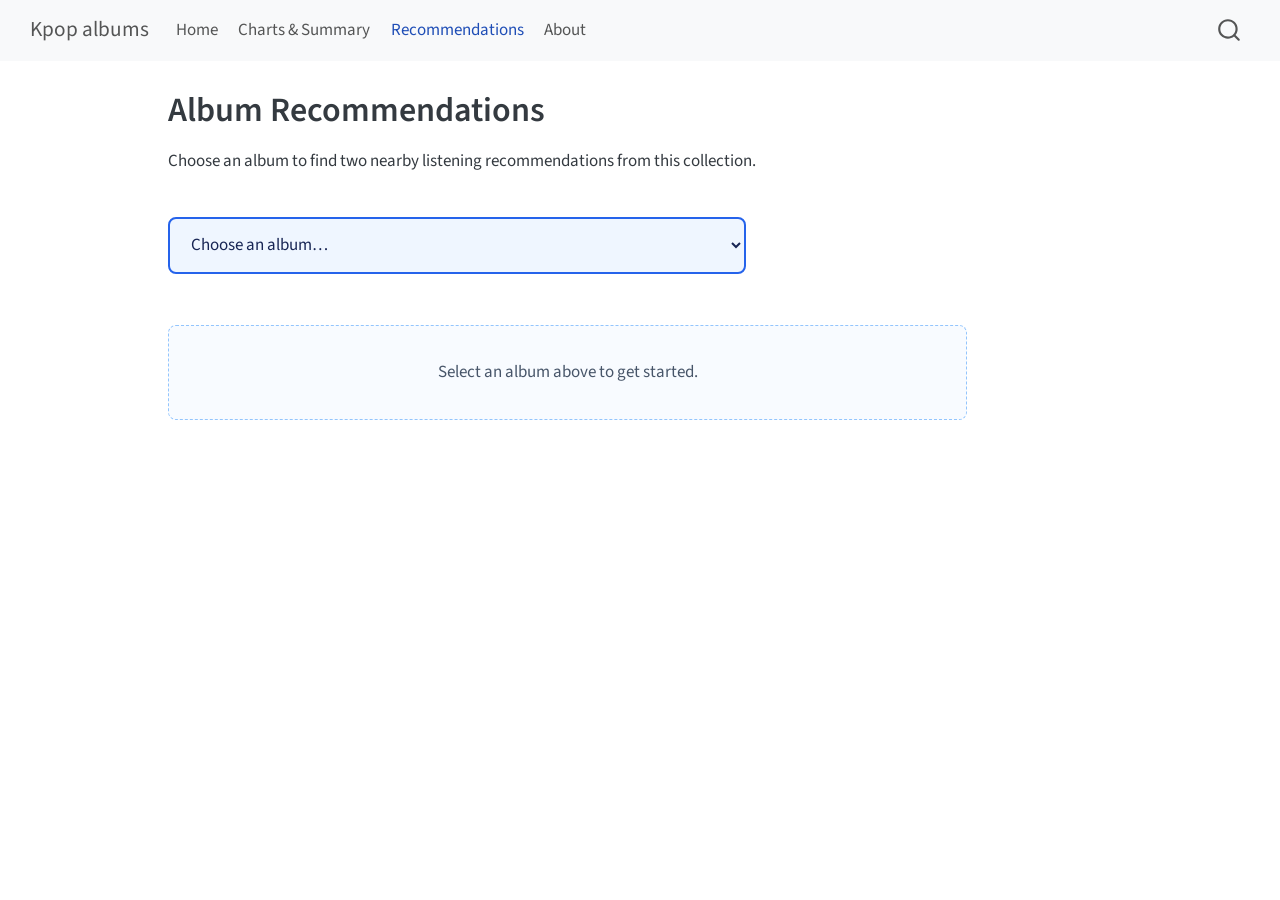
<file: recommendations.html>
<!DOCTYPE html>
<html xmlns="http://www.w3.org/1999/xhtml" lang="en" xml:lang="en"><head>

<meta charset="utf-8">
<meta name="generator" content="quarto-1.10.18">

<meta name="viewport" content="width=device-width, initial-scale=1.0, user-scalable=yes">


<title>Album Recommendations – Kpop albums</title>
<style>
/* Default styles provided by pandoc.
** See https://pandoc.org/MANUAL.html#variables-for-html for config info.
*/
span.smallcaps{font-variant: small-caps;}
div.columns{display: flex; gap: 1.5em;}
div.column{flex: auto;}
@media screen {
div.columns{gap: min(4vw, 1.5em);}
div.column{overflow-x: auto;}
}
div.hanging-indent{margin-left: 1.5em; text-indent: -1.5em;}
ul.task-list{list-style: none;}
ul.task-list li input[type="checkbox"] {
  width: 0.8em;
  margin: 0 0.8em 0.2em -1em; /* quarto-specific, see https://github.com/quarto-dev/quarto-cli/issues/4556 */ 
  vertical-align: middle;
}
</style>


<script src="site_libs/quarto-nav/quarto-nav.js"></script>
<script src="site_libs/quarto-nav/headroom.min.js"></script>
<script src="site_libs/clipboard/clipboard.min.js"></script>
<script src="site_libs/quarto-search/autocomplete.umd.js"></script>
<script src="site_libs/quarto-search/fuse.min.js"></script>
<script src="site_libs/quarto-search/quarto-search.js"></script>
<meta name="quarto:offset" content="./">
<script src="site_libs/quarto-html/quarto.js" type="module"></script>
<script src="site_libs/quarto-html/tabsets/tabsets.js" type="module"></script>
<script src="site_libs/quarto-html/popper.min.js"></script>
<script src="site_libs/quarto-html/tippy.umd.min.js"></script>
<script src="site_libs/quarto-html/anchor.min.js"></script>
<link href="site_libs/quarto-html/tippy.css" rel="stylesheet">
<link href="site_libs/quarto-html/quarto-syntax-highlighting-64a204ab8560d761af7679ceaba22944.css" rel="stylesheet" id="quarto-text-highlighting-styles">
<script src="site_libs/bootstrap/bootstrap.min.js"></script>
<link href="site_libs/bootstrap/bootstrap-icons.css" rel="stylesheet">
<link href="site_libs/bootstrap/bootstrap-b42c106f216f66f63be2adf63e64fea1.min.css" rel="stylesheet" append-hash="true" id="quarto-bootstrap" data-mode="light">
<script id="quarto-search-options" type="application/json">{
  "location": "navbar",
  "copy-button": false,
  "collapse-after": 3,
  "panel-placement": "end",
  "type": "overlay",
  "limit": 50,
  "keyboard-shortcut": [
    "f",
    "/",
    "s"
  ],
  "show-item-context": false,
  "language": {
    "search-no-results-text": "No results",
    "search-matching-documents-text": "matching documents",
    "search-copy-link-title": "Copy link to search",
    "search-hide-matches-text": "Hide additional matches",
    "search-more-match-text": "more match in this document",
    "search-more-matches-text": "more matches in this document",
    "search-clear-button-title": "Clear",
    "search-text-placeholder": "",
    "search-detached-cancel-button-title": "Cancel",
    "search-submit-button-title": "Submit",
    "search-label": "Search"
  }
}</script>


<link rel="stylesheet" href="styles.css">
</head>

<body class="nav-fixed quarto-light">

<div id="quarto-search-results"></div>
  <header id="quarto-header" class="headroom fixed-top">
    <nav class="navbar navbar-expand-lg " data-bs-theme="dark">
      <div class="navbar-container container-fluid">
      <div class="navbar-brand-container mx-auto">
    <a class="navbar-brand" href="./index.html">
    <span class="navbar-title">Kpop albums</span>
    </a>
  </div>
            <div id="quarto-search" class="" title="Search"></div>
          <button class="navbar-toggler" type="button" data-bs-toggle="collapse" data-bs-target="#navbarCollapse" aria-controls="navbarCollapse" role="menu" aria-expanded="false" aria-label="Toggle navigation" onclick="if (window.quartoToggleHeadroom) { window.quartoToggleHeadroom(); }">
  <span class="navbar-toggler-icon"></span>
</button>
          <div class="collapse navbar-collapse" id="navbarCollapse">
            <ul class="navbar-nav navbar-nav-scroll me-auto">
  <li class="nav-item">
    <a class="nav-link" href="./index.html"> 
<span class="menu-text">Home</span></a>
  </li>  
  <li class="nav-item">
    <a class="nav-link" href="./analysis.html"> 
<span class="menu-text">Charts &amp; Summary</span></a>
  </li>  
  <li class="nav-item">
    <a class="nav-link active" href="./recommendations.html" aria-current="page"> 
<span class="menu-text">Recommendations</span></a>
  </li>  
  <li class="nav-item">
    <a class="nav-link" href="./about.html"> 
<span class="menu-text">About</span></a>
  </li>  
</ul>
          </div> <!-- /navcollapse -->
            <div class="quarto-navbar-tools">
</div>
      </div> <!-- /container-fluid -->
    </nav>
</header>
<!-- content -->
<div id="quarto-content" class="quarto-container page-columns page-rows-contents page-layout-article page-navbar">
<!-- sidebar -->
<!-- margin-sidebar -->
    <div id="quarto-margin-sidebar" class="sidebar margin-sidebar zindex-bottom">
        
    </div>
<!-- main -->
<main class="content" id="quarto-document-content">

<header id="title-block-header" class="quarto-title-block default">
<div class="quarto-title">
<h1 class="title">Album Recommendations</h1>
</div>



<div class="quarto-title-meta">

    
  
    
  </div>
  


</header>


<p>Choose an album to find two nearby listening recommendations from this collection.</p>
<select id="album-picker" class="album-picker" aria-label="Choose an album"> <option value="">Choose an album…</option> <option value="1">BTS - Love Yourself 結 ‘Answer’</option> <option value="2">BLACKPINK - THE ALBUM</option> <option value="3">NewJeans - NewJeans 2nd EP ‘Get Up’</option> <option value="4">Stray Kids - November 11th - Single</option> <option value="5">CORTIS - GREENGREEN - EP</option> <option value="6">TWICE - Twice - Single</option> <option value="7">SEVENTEEN - Seventeen - Single</option> <option value="8">aespa - SYNK : COMPLaeXITY - 2026 Special Digital Single - EP</option> <option value="9">ENHYPEN - THE SIN : BLISS - EP</option> <option value="10">TOMORROW X TOGETHER - The Name Chapter: TEMPTATION - EP</option> <option value="11">IVE - REVIVE+</option> <option value="12">(G)I-DLE - POP/STARS (feat. Jaira Burns &amp; League of Legends Music) - Single</option> <option value="13">NMIXX - Heavy Serenade - EP</option> <option value="14">Red Velvet - Cheetah - EP</option> </select>
<script id="album-data" type="application/json"> [{"artist":"BTS","album":"Love Yourself 結 'Answer'","genre":"K-Pop","cover_file":"covers/BTS_Love_Yourself____Answer_.jpg","track_count":5,"avg_duration":241},{"artist":"BLACKPINK","album":"THE ALBUM","genre":"K-Pop","cover_file":"covers/BLACKPINK_THE_ALBUM.jpg","track_count":5,"avg_duration":184},{"artist":"NewJeans","album":"NewJeans 2nd EP 'Get Up'","genre":"K-Pop","cover_file":"covers/NewJeans_NewJeans_2nd_EP__Get_Up_.jpg","track_count":5,"avg_duration":122},{"artist":"Stray Kids","album":"November 11th - Single","genre":"K-Pop","cover_file":"covers/Stray_Kids_November_11th___Single.jpg","track_count":5,"avg_duration":186},{"artist":"CORTIS","album":"GREENGREEN - EP","genre":"K-Pop","cover_file":"covers/CORTIS_GREENGREEN___EP.jpg","track_count":5,"avg_duration":161},{"artist":"TWICE","album":"Twice - Single","genre":"Country","cover_file":"covers/TWICE_Twice___Single.jpg","track_count":5,"avg_duration":199},{"artist":"SEVENTEEN","album":"Seventeen - Single","genre":"Rap","cover_file":"covers/SEVENTEEN_Seventeen___Single.jpg","track_count":5,"avg_duration":164},{"artist":"aespa","album":"SYNK : COMPLaeXITY - 2026 Special Digital Single - EP","genre":"K-Pop","cover_file":"covers/aespa_SYNK___COMPLaeXITY___2026_Special_Digital_Single___EP.jpg","track_count":5,"avg_duration":220},{"artist":"ENHYPEN","album":"THE SIN : BLISS - EP","genre":"K-Pop","cover_file":"covers/ENHYPEN_THE_SIN___BLISS___EP.jpg","track_count":5,"avg_duration":160},{"artist":"TOMORROW X TOGETHER","album":"The Name Chapter: TEMPTATION - EP","genre":"K-Pop","cover_file":"covers/TOMORROW_X_TOGETHER_The_Name_Chapter__TEMPTATION___EP.jpg","track_count":5,"avg_duration":173},{"artist":"IVE","album":"REVIVE+","genre":"K-Pop","cover_file":"covers/IVE_REVIVE_.jpg","track_count":5,"avg_duration":171},{"artist":"(G)I-DLE","album":"POP/STARS (feat. Jaira Burns & League of Legends Music) - Single","genre":"K-Pop","cover_file":"covers/_G_I_DLE_POP_STARS__feat__Jaira_Burns___League_of_Legends_Music____Single.jpg","track_count":5,"avg_duration":191},{"artist":"NMIXX","album":"Heavy Serenade - EP","genre":"K-Pop","cover_file":"covers/NMIXX_Heavy_Serenade___EP.jpg","track_count":5,"avg_duration":162},{"artist":"Red Velvet","album":"Cheetah - EP","genre":"J-Pop","cover_file":"covers/Red_Velvet_Cheetah___EP.jpg","track_count":5,"avg_duration":173}] </script>
<div id="recommendation-output" class="recommendation-output" aria-live="polite">
<p class="recommendation-empty">
Select an album above to get started.
</p>
</div>
<script>
const albumPicker = document.querySelector('#album-picker');
const albumData = JSON.parse(document.querySelector('#album-data').textContent);
const recommendationOutput = document.querySelector('#recommendation-output');

const formatDuration = seconds => `${Math.floor(seconds / 60)}m ${seconds % 60}s average`;

function albumCard(album, label) {
  return `
    <article class="recommendation-card">
      <img src="${album.cover_file}" alt="${album.artist} - ${album.album} cover">
      <div class="recommendation-card-body">
        <span class="recommendation-label">${label}</span>
        <h3>${album.album}</h3>
        <p class="recommendation-artist">${album.artist}</p>
        <p class="recommendation-stats">${album.genre} · ${album.track_count} tracks · ${formatDuration(album.avg_duration)}</p>
      </div>
    </article>`;
}

function renderRecommendations(selectedIndex) {
  if (selectedIndex === '') {
    recommendationOutput.innerHTML = '<p class="recommendation-empty">Select an album above to get started.</p>';
    return;
  }

  const selectedArrayIndex = Number(selectedIndex) - 1;
  const selected = albumData[selectedArrayIndex];
  const candidates = albumData
    .map((album, index) => ({ album, index }))
    .filter(({ album, index }) => index !== selectedArrayIndex && album.artist !== selected.artist)
    .map(({ album, index }) => {
      const genreScore = album.genre === selected.genre ? 5 : 0;
      const trackScore = Math.max(0, 3 - Math.abs(album.track_count - selected.track_count) / 3);
      const durationScore = Math.max(0, 2 - Math.abs(album.avg_duration - selected.avg_duration) / 45);
      return { album, index, score: genreScore + trackScore + durationScore };
    })
    .sort((left, right) => right.score - left.score)
    .slice(0, 2);

  recommendationOutput.innerHTML = `
    <div class="selected-album">
      <div>
        <span class="recommendation-label">You picked</span>
        <h2>${selected.album}</h2>
        <p>${selected.artist} · ${selected.genre}</p>
      </div>
      <div class="selected-album-facts">
        <strong>${selected.track_count}</strong><span>tracks</span>
        <strong>${formatDuration(selected.avg_duration)}</strong>
      </div>
    </div>
    <h2 class="recommendation-heading">Because you like this, try these</h2>
    <div class="recommendation-grid">
      ${candidates.map(({ album }, index) => albumCard(album, `Recommendation ${index + 1}`)).join('')}
    </div>`;
}

albumPicker.addEventListener('change', event => renderRecommendations(event.target.value));
</script>



</main> <!-- /main -->
<script id="quarto-html-after-body" type="application/javascript">
  window.document.addEventListener("DOMContentLoaded", function (event) {
    const icon = "";
    const anchorJS = new window.AnchorJS();
    anchorJS.options = {
      placement: 'right',
      icon: icon
    };
    anchorJS.add('.anchored');
    const isCodeAnnotation = (el) => {
      for (const clz of el.classList) {
        if (clz.startsWith('code-annotation-')) {                     
          return true;
        }
      }
      return false;
    }
    const onCopySuccess = function(e) {
      // button target
      const button = e.trigger;
      // don't keep focus
      button.blur();
      // flash "checked"
      button.classList.add('code-copy-button-checked');
      var currentTitle = button.getAttribute("title");
      button.setAttribute("title", "Copied!");
      let tooltip;
      if (window.bootstrap) {
        button.setAttribute("data-bs-toggle", "tooltip");
        button.setAttribute("data-bs-placement", "left");
        button.setAttribute("data-bs-title", "Copied!");
        tooltip = new bootstrap.Tooltip(button, 
          { trigger: "manual", 
            customClass: "code-copy-button-tooltip",
            offset: [0, -8]});
        tooltip.show();    
      }
      setTimeout(function() {
        if (tooltip) {
          tooltip.hide();
          button.removeAttribute("data-bs-title");
          button.removeAttribute("data-bs-toggle");
          button.removeAttribute("data-bs-placement");
        }
        button.setAttribute("title", currentTitle);
        button.classList.remove('code-copy-button-checked');
      }, 1000);
      // clear code selection
      e.clearSelection();
    }
    const getTextToCopy = function(trigger) {
      const outerScaffold = trigger.parentElement.cloneNode(true);
      const codeEl = outerScaffold.querySelector('code');
      for (const childEl of codeEl.children) {
        if (isCodeAnnotation(childEl)) {
          childEl.remove();
        }
      }
      return codeEl.innerText;
    }
    const clipboard = new window.ClipboardJS('.code-copy-button:not([data-in-quarto-modal])', {
      text: getTextToCopy
    });
    clipboard.on('success', onCopySuccess);
    if (window.document.getElementById('quarto-embedded-source-code-modal')) {
      const clipboardModal = new window.ClipboardJS('.code-copy-button[data-in-quarto-modal]', {
        text: getTextToCopy,
        container: window.document.getElementById('quarto-embedded-source-code-modal')
      });
      clipboardModal.on('success', onCopySuccess);
    }
      var localhostRegex = new RegExp(/^(?:http|https):\/\/localhost\:?[0-9]*\//);
      var mailtoRegex = new RegExp(/^mailto:/);
        var filterRegex = new RegExp("https:\/\/angeladavdrj\.github\.io\/kpop-albums\/");
      var isInternal = (href) => {
          return filterRegex.test(href) || localhostRegex.test(href) || mailtoRegex.test(href);
      }
      // Inspect non-navigation links and adorn them if external
     var links = window.document.querySelectorAll('a[href]:not(.nav-link):not(.navbar-brand):not(.toc-action):not(.sidebar-link):not(.sidebar-item-toggle):not(.pagination-link):not(.no-external):not([aria-hidden]):not(.dropdown-item):not(.quarto-navigation-tool):not(.about-link)');
      for (var i=0; i<links.length; i++) {
        const link = links[i];
        if (!isInternal(link.href)) {
          // undo the damage that might have been done by quarto-nav.js in the case of
          // links that we want to consider external
          if (link.dataset.originalHref !== undefined) {
            link.href = link.dataset.originalHref;
          }
        }
      }
    function tippyHover(el, contentFn, onTriggerFn, onUntriggerFn) {
      const config = {
        allowHTML: true,
        maxWidth: 500,
        delay: 100,
        arrow: false,
        appendTo: function(el) {
            return el.parentElement;
        },
        interactive: true,
        interactiveBorder: 10,
        theme: 'quarto',
        placement: 'bottom-start',
      };
      if (contentFn) {
        config.content = contentFn;
      }
      if (onTriggerFn) {
        config.onTrigger = onTriggerFn;
      }
      if (onUntriggerFn) {
        config.onUntrigger = onUntriggerFn;
      }
      window.tippy(el, config); 
    }
    const noterefs = window.document.querySelectorAll('a[role="doc-noteref"]');
    for (var i=0; i<noterefs.length; i++) {
      const ref = noterefs[i];
      tippyHover(ref, function() {
        // use id or data attribute instead here
        let href = ref.getAttribute('data-footnote-href') || ref.getAttribute('href');
        try { href = new URL(href).hash; } catch {}
        const id = href.replace(/^#\/?/, "");
        const note = window.document.getElementById(id);
        if (note) {
          return note.innerHTML;
        } else {
          return "";
        }
      });
    }
    const xrefs = window.document.querySelectorAll('a.quarto-xref');
    const processXRef = (id, note) => {
      // Strip column container classes
      const stripColumnClz = (el) => {
        el.classList.remove("page-full", "page-columns");
        if (el.children) {
          for (const child of el.children) {
            stripColumnClz(child);
          }
        }
      }
      stripColumnClz(note)
      if (id === null || id.startsWith('sec-')) {
        // Special case sections, only their first couple elements
        const container = document.createElement("div");
        if (note.children && note.children.length > 2) {
          container.appendChild(note.children[0].cloneNode(true));
          for (let i = 1; i < note.children.length; i++) {
            const child = note.children[i];
            if (child.tagName === "P" && child.innerText === "") {
              continue;
            } else {
              container.appendChild(child.cloneNode(true));
              break;
            }
          }
          if (window.Quarto?.typesetMath) {
            window.Quarto.typesetMath(container);
          }
          return container.innerHTML
        } else {
          if (window.Quarto?.typesetMath) {
            window.Quarto.typesetMath(note);
          }
          return note.innerHTML;
        }
      } else {
        // Remove any anchor links if they are present
        const anchorLink = note.querySelector('a.anchorjs-link');
        if (anchorLink) {
          anchorLink.remove();
        }
        if (window.Quarto?.typesetMath) {
          window.Quarto.typesetMath(note);
        }
        if (note.classList.contains("callout")) {
          return note.outerHTML;
        } else {
          return note.innerHTML;
        }
      }
    }
    for (var i=0; i<xrefs.length; i++) {
      const xref = xrefs[i];
      tippyHover(xref, undefined, function(instance) {
        instance.disable();
        let url = xref.getAttribute('href');
        let hash = undefined; 
        if (url.startsWith('#')) {
          hash = url;
        } else {
          try { hash = new URL(url).hash; } catch {}
        }
        if (hash) {
          const id = hash.replace(/^#\/?/, "");
          const note = window.document.getElementById(id);
          if (note !== null) {
            try {
              const html = processXRef(id, note.cloneNode(true));
              instance.setContent(html);
            } finally {
              instance.enable();
              instance.show();
            }
          } else {
            // See if we can fetch this
            fetch(url.split('#')[0])
            .then(res => res.text())
            .then(html => {
              const parser = new DOMParser();
              const htmlDoc = parser.parseFromString(html, "text/html");
              const note = htmlDoc.getElementById(id);
              if (note !== null) {
                const html = processXRef(id, note);
                instance.setContent(html);
              } 
            }).finally(() => {
              instance.enable();
              instance.show();
            });
          }
        } else {
          // See if we can fetch a full url (with no hash to target)
          // This is a special case and we should probably do some content thinning / targeting
          fetch(url)
          .then(res => res.text())
          .then(html => {
            const parser = new DOMParser();
            const htmlDoc = parser.parseFromString(html, "text/html");
            const note = htmlDoc.querySelector('main.content');
            if (note !== null) {
              // This should only happen for chapter cross references
              // (since there is no id in the URL)
              // remove the first header
              if (note.children.length > 0 && note.children[0].tagName === "HEADER") {
                note.children[0].remove();
              }
              const html = processXRef(null, note);
              instance.setContent(html);
            } 
          }).finally(() => {
            instance.enable();
            instance.show();
          });
        }
      }, function(instance) {
      });
    }
        let selectedAnnoteEl;
        const selectorForAnnotation = ( cell, annotation) => {
          let cellAttr = 'data-code-cell="' + cell + '"';
          let lineAttr = 'data-code-annotation="' +  annotation + '"';
          const selector = 'span[' + cellAttr + '][' + lineAttr + ']';
          return selector;
        }
        const selectCodeLines = (annoteEl) => {
          const doc = window.document;
          const targetCell = annoteEl.getAttribute("data-target-cell");
          const targetAnnotation = annoteEl.getAttribute("data-target-annotation");
          const annoteSpan = window.document.querySelector(selectorForAnnotation(targetCell, targetAnnotation));
          const lines = annoteSpan.getAttribute("data-code-lines").split(",");
          const lineIds = lines.map((line) => {
            return targetCell + "-" + line;
          })
          let top = null;
          let height = null;
          let parent = null;
          if (lineIds.length > 0) {
              //compute the position of the single el (top and bottom and make a div)
              const el = window.document.getElementById(lineIds[0]);
              top = el.offsetTop;
              height = el.offsetHeight;
              parent = el.parentElement.parentElement;
            if (lineIds.length > 1) {
              const lastEl = window.document.getElementById(lineIds[lineIds.length - 1]);
              const bottom = lastEl.offsetTop + lastEl.offsetHeight;
              height = bottom - top;
            }
            if (top !== null && height !== null && parent !== null) {
              // cook up a div (if necessary) and position it 
              let div = window.document.getElementById("code-annotation-line-highlight");
              if (div === null) {
                div = window.document.createElement("div");
                div.setAttribute("id", "code-annotation-line-highlight");
                div.style.position = 'absolute';
                parent.appendChild(div);
              }
              div.style.top = top - 2 + "px";
              div.style.height = height + 4 + "px";
              div.style.left = 0;
              let gutterDiv = window.document.getElementById("code-annotation-line-highlight-gutter");
              if (gutterDiv === null) {
                gutterDiv = window.document.createElement("div");
                gutterDiv.setAttribute("id", "code-annotation-line-highlight-gutter");
                gutterDiv.style.position = 'absolute';
                const codeCell = window.document.getElementById(targetCell);
                const gutter = codeCell.querySelector('.code-annotation-gutter');
                gutter.appendChild(gutterDiv);
              }
              gutterDiv.style.top = top - 2 + "px";
              gutterDiv.style.height = height + 4 + "px";
            }
            selectedAnnoteEl = annoteEl;
          }
        };
        const unselectCodeLines = () => {
          const elementsIds = ["code-annotation-line-highlight", "code-annotation-line-highlight-gutter"];
          elementsIds.forEach((elId) => {
            const div = window.document.getElementById(elId);
            if (div) {
              div.remove();
            }
          });
          selectedAnnoteEl = undefined;
        };
          // Handle positioning of the toggle
      window.addEventListener(
        "resize",
        throttle(() => {
          elRect = undefined;
          if (selectedAnnoteEl) {
            selectCodeLines(selectedAnnoteEl);
          }
        }, 10)
      );
      function throttle(fn, ms) {
      let throttle = false;
      let timer;
        return (...args) => {
          if(!throttle) { // first call gets through
              fn.apply(this, args);
              throttle = true;
          } else { // all the others get throttled
              if(timer) clearTimeout(timer); // cancel #2
              timer = setTimeout(() => {
                fn.apply(this, args);
                timer = throttle = false;
              }, ms);
          }
        };
      }
        // Attach click handler to the DT
        const annoteDls = window.document.querySelectorAll('dt[data-target-cell]');
        for (const annoteDlNode of annoteDls) {
          annoteDlNode.addEventListener('click', (event) => {
            const clickedEl = event.target;
            if (clickedEl !== selectedAnnoteEl) {
              unselectCodeLines();
              const activeEl = window.document.querySelector('dt[data-target-cell].code-annotation-active');
              if (activeEl) {
                activeEl.classList.remove('code-annotation-active');
              }
              selectCodeLines(clickedEl);
              clickedEl.classList.add('code-annotation-active');
            } else {
              // Unselect the line
              unselectCodeLines();
              clickedEl.classList.remove('code-annotation-active');
            }
          });
        }
    const findCites = (el) => {
      const parentEl = el.parentElement;
      if (parentEl) {
        const cites = parentEl.dataset.cites;
        if (cites) {
          return {
            el,
            cites: cites.split(' ')
          };
        } else {
          return findCites(el.parentElement)
        }
      } else {
        return undefined;
      }
    };
    var bibliorefs = window.document.querySelectorAll('a[role="doc-biblioref"]');
    for (var i=0; i<bibliorefs.length; i++) {
      const ref = bibliorefs[i];
      const citeInfo = findCites(ref);
      if (citeInfo) {
        tippyHover(citeInfo.el, function() {
          var popup = window.document.createElement('div');
          citeInfo.cites.forEach(function(cite) {
            var citeDiv = window.document.createElement('div');
            citeDiv.classList.add('hanging-indent');
            citeDiv.classList.add('csl-entry');
            var biblioDiv = window.document.getElementById('ref-' + cite);
            if (biblioDiv) {
              citeDiv.innerHTML = biblioDiv.innerHTML;
            }
            popup.appendChild(citeDiv);
          });
          return popup.innerHTML;
        });
      }
    }
  });
  </script>
</div> <!-- /content -->




</body></html>
</file>
<file: site_libs/quarto-html/tippy.css>
.tippy-box[data-animation=fade][data-state=hidden]{opacity:0}[data-tippy-root]{max-width:calc(100vw - 10px)}.tippy-box{position:relative;background-color:#333;color:#fff;border-radius:4px;font-size:14px;line-height:1.4;white-space:normal;outline:0;transition-property:transform,visibility,opacity}.tippy-box[data-placement^=top]>.tippy-arrow{bottom:0}.tippy-box[data-placement^=top]>.tippy-arrow:before{bottom:-7px;left:0;border-width:8px 8px 0;border-top-color:initial;transform-origin:center top}.tippy-box[data-placement^=bottom]>.tippy-arrow{top:0}.tippy-box[data-placement^=bottom]>.tippy-arrow:before{top:-7px;left:0;border-width:0 8px 8px;border-bottom-color:initial;transform-origin:center bottom}.tippy-box[data-placement^=left]>.tippy-arrow{right:0}.tippy-box[data-placement^=left]>.tippy-arrow:before{border-width:8px 0 8px 8px;border-left-color:initial;right:-7px;transform-origin:center left}.tippy-box[data-placement^=right]>.tippy-arrow{left:0}.tippy-box[data-placement^=right]>.tippy-arrow:before{left:-7px;border-width:8px 8px 8px 0;border-right-color:initial;transform-origin:center right}.tippy-box[data-inertia][data-state=visible]{transition-timing-function:cubic-bezier(.54,1.5,.38,1.11)}.tippy-arrow{width:16px;height:16px;color:#333}.tippy-arrow:before{content:"";position:absolute;border-color:transparent;border-style:solid}.tippy-content{position:relative;padding:5px 9px;z-index:1}
</file>
<file: site_libs/quarto-html/quarto-syntax-highlighting-64a204ab8560d761af7679ceaba22944.css>
/* quarto syntax highlight colors */
:root {
  --quarto-hl-ot-color: #003B4F;
  --quarto-hl-at-color: #657422;
  --quarto-hl-ss-color: #20794D;
  --quarto-hl-an-color: #5E5E5E;
  --quarto-hl-fu-color: #4758AB;
  --quarto-hl-st-color: #20794D;
  --quarto-hl-cf-color: #003B4F;
  --quarto-hl-op-color: #5E5E5E;
  --quarto-hl-er-color: #AD0000;
  --quarto-hl-bn-color: #AD0000;
  --quarto-hl-al-color: #AD0000;
  --quarto-hl-va-color: #111111;
  --quarto-hl-bu-color: inherit;
  --quarto-hl-ex-color: inherit;
  --quarto-hl-pp-color: #AD0000;
  --quarto-hl-in-color: #5E5E5E;
  --quarto-hl-vs-color: #20794D;
  --quarto-hl-wa-color: #5E5E5E;
  --quarto-hl-do-color: #5E5E5E;
  --quarto-hl-im-color: #00769E;
  --quarto-hl-ch-color: #20794D;
  --quarto-hl-dt-color: #AD0000;
  --quarto-hl-fl-color: #AD0000;
  --quarto-hl-co-color: #5E5E5E;
  --quarto-hl-cv-color: #5E5E5E;
  --quarto-hl-cn-color: #8f5902;
  --quarto-hl-sc-color: #5E5E5E;
  --quarto-hl-dv-color: #AD0000;
  --quarto-hl-kw-color: #003B4F;
}

/* other quarto variables */
:root {
  --quarto-font-monospace: SFMono-Regular, Menlo, Monaco, Consolas, "Liberation Mono", "Courier New", monospace;
}

/* syntax highlight based on Pandoc's rules */
pre > code.sourceCode > span {
  color: #003B4F;
}

code.sourceCode > span {
  color: #003B4F;
}

div.sourceCode,
div.sourceCode pre.sourceCode {
  color: #003B4F;
}

/* Normal */
code span {
  color: #003B4F;
}

/* Alert */
code span.al {
  color: #AD0000;
  font-style: inherit;
}

/* Annotation */
code span.an {
  color: #5E5E5E;
  font-style: inherit;
}

/* Attribute */
code span.at {
  color: #657422;
  font-style: inherit;
}

/* BaseN */
code span.bn {
  color: #AD0000;
  font-style: inherit;
}

/* BuiltIn */
code span.bu {
  font-style: inherit;
}

/* ControlFlow */
code span.cf {
  color: #003B4F;
  font-weight: bold;
  font-style: inherit;
}

/* Char */
code span.ch {
  color: #20794D;
  font-style: inherit;
}

/* Constant */
code span.cn {
  color: #8f5902;
  font-style: inherit;
}

/* Comment */
code span.co {
  color: #5E5E5E;
  font-style: inherit;
}

/* CommentVar */
code span.cv {
  color: #5E5E5E;
  font-style: italic;
}

/* Documentation */
code span.do {
  color: #5E5E5E;
  font-style: italic;
}

/* DataType */
code span.dt {
  color: #AD0000;
  font-style: inherit;
}

/* DecVal */
code span.dv {
  color: #AD0000;
  font-style: inherit;
}

/* Error */
code span.er {
  color: #AD0000;
  font-style: inherit;
}

/* Extension */
code span.ex {
  font-style: inherit;
}

/* Float */
code span.fl {
  color: #AD0000;
  font-style: inherit;
}

/* Function */
code span.fu {
  color: #4758AB;
  font-style: inherit;
}

/* Import */
code span.im {
  color: #00769E;
  font-style: inherit;
}

/* Information */
code span.in {
  color: #5E5E5E;
  font-style: inherit;
}

/* Keyword */
code span.kw {
  color: #003B4F;
  font-weight: bold;
  font-style: inherit;
}

/* Operator */
code span.op {
  color: #5E5E5E;
  font-style: inherit;
}

/* Other */
code span.ot {
  color: #003B4F;
  font-style: inherit;
}

/* Preprocessor */
code span.pp {
  color: #AD0000;
  font-style: inherit;
}

/* SpecialChar */
code span.sc {
  color: #5E5E5E;
  font-style: inherit;
}

/* SpecialString */
code span.ss {
  color: #20794D;
  font-style: inherit;
}

/* String */
code span.st {
  color: #20794D;
  font-style: inherit;
}

/* Variable */
code span.va {
  color: #111111;
  font-style: inherit;
}

/* VerbatimString */
code span.vs {
  color: #20794D;
  font-style: inherit;
}

/* Warning */
code span.wa {
  color: #5E5E5E;
  font-style: italic;
}

.prevent-inlining {
  content: "</";
}

/*# sourceMappingURL=9d8d5bb603a83b8298b89080a598c93b.css.map */
</file>
<file: styles.css>
/* css styles */

.album-grid {
  display: grid;
  grid-template-columns: repeat(auto-fill, minmax(280px, 1fr));
  gap: 1.5rem;
  margin-top: 1.5rem;
}

.album-card {
  border: 1px solid #e2e8f0;
  border-radius: 12px;
  overflow: hidden;
  box-shadow: 0 4px 6px rgba(0, 0, 0, 0.05);
  background: white;
  transition: transform 0.2s ease, box-shadow 0.2s ease;
}

.album-card:hover {
  transform: translateY(-3px);
  box-shadow: 0 8px 16px rgba(0, 0, 0, 0.1);
}

.album-card summary {
  list-style: none;
  cursor: pointer;
  padding: 1rem;
}

.album-card summary::-webkit-details-marker {
  display: none;
}

.album-card img {
  width: 100%;
  aspect-ratio: 1 / 1;
  object-fit: cover;
  border-radius: 8px;
  display: block;
  margin-bottom: 0.75rem;
}

.album-title {
  font-weight: 700;
  font-size: 1rem;
  margin-bottom: 0.2rem;
  line-height: 1.3;
}

.album-artist {
  color: #64748b;
  font-size: 0.9rem;
  margin-bottom: 0.4rem;
}

.click-hint {
  display: inline-block;
  font-size: 0.8rem;
  color: #2563eb;
  font-weight: 600;
}

.album-card[open] .click-hint {
  color: #dc2626;
}

.tracklist {
  padding: 0.75rem 1rem 1rem 1rem;
  margin: 0;
  list-style: none;
  border-top: 1px solid #f1f5f9;
  background: #f8fafc;
  max-height: 340px;
  overflow-y: auto;
}

.track-item {
  padding: 0.5rem 0;
  border-bottom: 1px solid #eef2f6;
}

.track-item:last-child {
  border-bottom: none;
}

.track-header {
  display: flex;
  align-items: center;
  justify-content: space-between;
  gap: 0.5rem;
  margin-bottom: 0.35rem;
  font-size: 0.88rem;
}

.track-title {
  font-weight: 500;
  color: #1e293b;
}

.badge-fav {
  background: #fef08a;
  color: #854d0e;
  font-size: 0.72rem;
  font-weight: 700;
  padding: 0.15rem 0.45rem;
  border-radius: 9999px;
  white-space: nowrap;
}

.track-audio {
  width: 100%;
  height: 30px;
}

.album-picker {
  width: min(100%, 34rem);
  margin: 1.5rem 0;
  padding: 0.8rem 1rem;
  border: 2px solid #2563eb;
  border-radius: 8px;
  background: #eff6ff;
  color: #172554;
  font: inherit;
}

.recommendation-output {
  margin-top: 1.5rem;
}

.recommendation-empty {
  padding: 2rem;
  border: 1px dashed #93c5fd;
  border-radius: 8px;
  background: #f8fbff;
  color: #475569;
  text-align: center;
}

.selected-album {
  display: flex;
  align-items: center;
  justify-content: space-between;
  gap: 1.5rem;
  padding: 1.5rem;
  border-left: 5px solid #f97316;
  background: #fff7ed;
}

.selected-album h2,
.recommendation-card h3 {
  margin: 0.25rem 0;
}

.selected-album p,
.recommendation-artist,
.recommendation-stats {
  margin: 0;
  color: #475569;
}

.selected-album-facts {
  display: flex;
  flex-wrap: wrap;
  align-items: baseline;
  gap: 0.25rem 0.5rem;
  min-width: 10rem;
}

.selected-album-facts strong {
  font-size: 1.25rem;
  color: #c2410c;
}

.selected-album-facts span {
  margin-right: 0.75rem;
  color: #7c2d12;
  font-size: 0.85rem;
}

.recommendation-label {
  color: #c2410c;
  font-size: 0.75rem;
  font-weight: 800;
  letter-spacing: 0.08em;
  text-transform: uppercase;
}

.recommendation-heading {
  margin-top: 2.25rem;
}

.recommendation-grid {
  display: grid;
  grid-template-columns: repeat(2, minmax(0, 1fr));
  gap: 1.5rem;
}

.recommendation-card {
  display: grid;
  grid-template-columns: 9rem 1fr;
  overflow: hidden;
  border: 1px solid #fed7aa;
  border-radius: 8px;
  background: #fff;
  box-shadow: 0 4px 12px rgba(124, 45, 18, 0.08);
}

.recommendation-card img {
  width: 100%;
  height: 100%;
  min-height: 9rem;
  object-fit: cover;
}

.recommendation-card-body {
  padding: 1rem;
}

@media (max-width: 700px) {
  .selected-album,
  .recommendation-card {
    grid-template-columns: 1fr;
  }

  .selected-album {
    display: block;
  }

  .selected-album-facts {
    margin-top: 1rem;
  }

  .recommendation-grid {
    grid-template-columns: 1fr;
  }

  .recommendation-card img {
    aspect-ratio: 1 / 1;
    height: auto;
  }
}

/* Pop-up sticker animations */
@keyframes stickerPop {
  0% {
    transform: translate3d(0, 0, 0) scale(0) rotate(0deg);
    opacity: 0;
  }
  25% {
    transform: translate3d(0, 0, 0) scale(1.3) rotate(var(--rot, 0deg));
    opacity: 1;
  }
  75% {
    transform: translate3d(0, -20px, 0) scale(1) rotate(var(--rot, 0deg));
    opacity: 0.9;
  }
  100% {
    transform: translate3d(0, -40px, 0) scale(0.6) rotate(var(--rot, 0deg));
    opacity: 0;
  }
}

.popup-sticker {
  position: fixed;
  pointer-events: none;
  z-index: 99999;
  font-size: 2rem;
  will-change: transform, opacity;
  animation: stickerPop 1.4s ease-out forwards;
  user-select: none;
}
</file>
